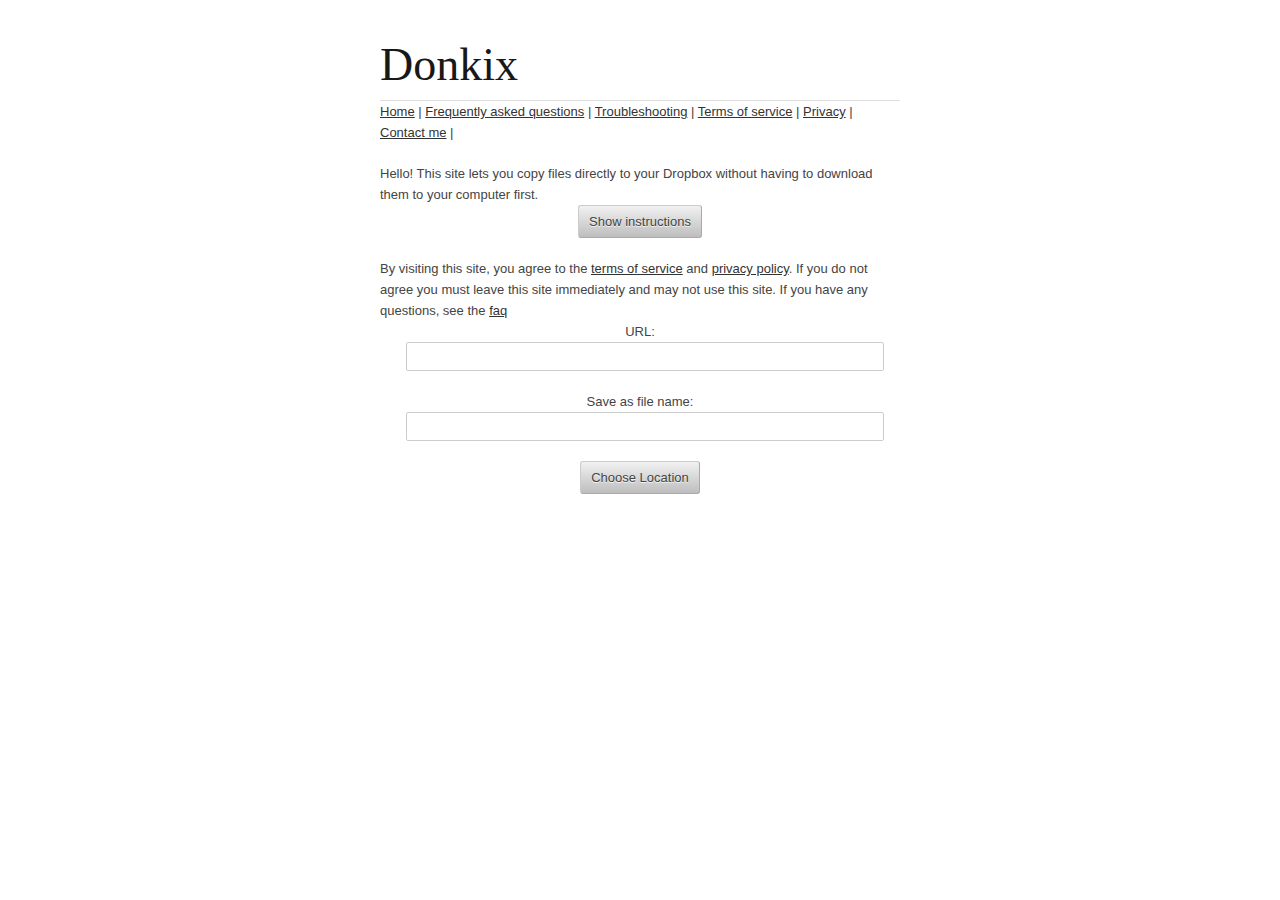
<file: index.html>
<!DOCTYPE html>
<!--[if lt IE 7 ]><html class="ie ie6" lang="en"> <![endif]-->
<!--[if IE 7 ]><html class="ie ie7" lang="en"> <![endif]-->
<!--[if IE 8 ]><html class="ie ie8" lang="en"> <![endif]-->
<!--[if (gte IE 9)|!(IE)]><!-->
<html lang="en">
<!--<![endif]-->

<head>

    <!-- Basic Page Needs
  ================================================== -->
    <meta charset="utf-8">
    <title>Donkix</title>
    <meta name="description" content="Donkix lets you copy files to your Dropbox account without having to download it to your computer first.">
    <meta name="author" content="Rahul Iyer">

    <!-- Mobile Specific Metas
  ================================================== -->
    <meta name="viewport" content="width=device-width, initial-scale=1, maximum-scale=1">

    <!-- CSS
  ================================================== -->
    <link rel="stylesheet" href="stylesheets/base.css">
    <link rel="stylesheet" href="stylesheets/skeleton.css">
    <link rel="stylesheet" href="stylesheets/layout.css">
    <link rel="stylesheet" href="stylesheets/style.css">


    <!--[if lt IE 9]>
		<script src="http://html5shim.googlecode.com/svn/trunk/html5.js"></script>
	<![endif]-->

    <!-- Favicons
	================================================== -->
    <link rel="shortcut icon" href="images/favicon.ico">
    <link rel="apple-touch-icon" href="images/apple-touch-icon.png">
    <link rel="apple-touch-icon" sizes="72x72" href="images/apple-touch-icon-72x72.png">
    <link rel="apple-touch-icon" sizes="114x114" href="images/apple-touch-icon-114x114.png">
    <script type="text/javascript" src="https://www.dropbox.com/static/api/1/dropins.js" id="dropboxjs" data-app-key="neoz1hvfvm2qrf0"></script>

    <script>
        var horseysNamespace = (function () {
            var p;
            var fileCount;
            var openSaverButton;
            var localizedStrings;

            return {
                cancelSave: function () {
                    self.close();
                },

                onLoad: function () {
                    var fullurl = document.getElementById('fullurl');
                    fullurl.setAttribute('onblur', 'horseysNamespace.checkurl()');
                    fullurl.setAttribute('onfocus', "horseysNamespace.clearTagWithId('urlerrormessage')");

                    var filename = document.getElementById('filename');
                    filename.setAttribute('onblur', 'horseysNamespace.checkfilename()');
                    filename.setAttribute('onfocus', "horseysNamespace.clearTagWithId('errormessage')");

                    /*                                                 safari.self.addEventListener("message", horseysNamespace.handleMessage, false); */
                                            var arrayOfStrings = ['URL', 'Save as filename', 'Show instructions', 'Hide instructions', 'Instructions', 'You must specify a url.', 'You must specify a file name.', 'There was an error when transferring your file:', 'defaultname.html', 'Choose Location', 'Enter the URL (eg: http://example.org/file.html) of the file you intend to download to Dropbox, where it says "URL"', 'Enter the file name, where it says "Save as file name"', 'Click on "Choose Location".', 'When the "Dropbox Saver" window opens, log into your Dropbox account (if necessary), and choose the location where you want to save the file.', 'Click "Save" in the Dropbox window', "Dropbox will download your file to your account online.  This window will show the status of your download as Dropbox attempts the transfer. If there are any errors (if you run of space etc.) they will show up here. Under normal circumstances your transfer should be successful and there is no need to keep this window open, unless you wish to monitor the status of your transfer. ", 'More information', 'Copy image to Dropbox', 'Copy linked file to Dropbox'];

						localizedStrings = new Object();
                        localizedStrings.url = arrayOfStrings[0];
                        localizedStrings.saveAsFilename = arrayOfStrings[1];
                        localizedStrings.showInstructions = arrayOfStrings[2];
                        localizedStrings.hideInstructions = arrayOfStrings[3];
                        localizedStrings.instructions = arrayOfStrings[4];
                        localizedStrings.urlTextboxErrorMessage = arrayOfStrings[5];
                        localizedStrings.filenameTextboxErrorMessage = arrayOfStrings[6];
                        localizedStrings.thereWasAnError = arrayOfStrings[7];
                        localizedStrings.defaultFileNameWithExtension = arrayOfStrings[8];
                        localizedStrings.chooseLocation = arrayOfStrings[9];
                        localizedStrings.instructions1 = arrayOfStrings[10];
                        localizedStrings.instructions2 = arrayOfStrings[11];
                        localizedStrings.instructions3 = arrayOfStrings[12];
                        localizedStrings.instructions4 = arrayOfStrings[13];
                        localizedStrings.instructions5 = arrayOfStrings[14];
                        localizedStrings.instructionsPara = arrayOfStrings[15];
                        localizedStrings.moreInfoLinkText = arrayOfStrings[16];
                        localizedStrings.saveImageToDropboxCtxMenuItem = arrayOfStrings[17];
                        localizedStrings.saveLinkedFileToDropboxCtxMenuItem = arrayOfStrings[18];
                        horseysNamespace.hideInstructions();
                    fileCount = 0;
                            var button = horseysNamespace.addButtonTo('saveButton', 'button', 'horseysNamespace.openSaver()', localizedStrings.chooseLocation);
                            openSaverButton = button;
                    /*                                                 safari.self.tab.dispatchMessage('sendStrings'); */
                },

                openSaver: function () {
                    openSaverButton.disabled = true;
                    var link = document.getElementById('fullurl').value;
                    var filename = document.getElementById('filename').value;
                    if (!filename || filename.trim() === "" || !link || link.trim() === "") {
                        openSaverButton.disabled = false;
                        horseysNamespace.checkurl();
                        horseysNamespace.checkfilename();
                        return;
                    } else {
                        var id = fileCount++;
                        var progressNode = document.createElement('table')
                        progressNode.setAttribute('id', 'transfer' + id);
                        var progress = document.getElementById('progress');
                        progress.appendChild(progressNode);

                        var options = {
                            files: [{
                                'url': link,
                                'filename': filename
                            }],
                            success: function () {
                                horseysNamespace.showSuccess(id);
                            },
                            progress: function (progress) {
                                horseysNamespace.updateProgressBar(progress, id, filename);
                            },
                            cancel: function () {},
                            error: function (errorMessage) {
                                horseysNamespace.showErrorMessage(errorMessage, id, filename);
                            }
                        };
                        Dropbox.save(options);
                    }

                    setTimeout(function () {
                        openSaverButton.disabled = false;
                    }, 1000);
                },

                clearTagWithId: function (id) {
                    var statusMessageDiv = document.getElementById(id);
                    while (statusMessageDiv.firstChild) {
                        statusMessageDiv.removeChild(statusMessageDiv.firstChild);
                    }
                },

                showErrorMessage: function (errorMessage, id, filename) {
                    var errorTd = document.getElementById('errorId' + id)
                    if (!errorTd) {
                        var errorTable = document.createElement('table');
                        var errorTr = document.createElement('tr');
                        errorTd = document.createElement('td');
                        errorTd.setAttribute('id', 'errorId' + id);
                        errorTd.setAttribute('class', 'errorId');

                        errorTable.appendChild(errorTr);
                        errorTr.appendChild(errorTd);

                        var progressNode = document.getElementById('transfer' + id);
                        progressNode.appendChild(errorTable);
                    }

                    var text = document.createTextNode(localizedStrings.thereWasAnError + ' ' + errorMessage);
                    errorTd.appendChild(text);
                },

                showSuccess: function (id) {
                    var progressDiv = document.getElementById('percent' + id);
                    if (progressDiv) {
                        progressDiv.innerHTML = '100%' + '&#x2713;';
                    }
                    var fileDiv = document.getElementById('fileid' + id);
                    if (fileDiv) {
                        fileDiv.appendChild(document.createTextNode('\u2713'));
                    }
                },

                updateProgressBar: function (progress, id, filename) {
                    var progressNode = document.getElementById('transfer' + id);
                    var sliderDiv = document.getElementById('slider' + id);
                    var progressDiv = document.getElementById('percent' + id);
                    if (!sliderDiv) {
                        var tr1 = document.createElement('tr');
                        var td0 = document.createElement('td');
                        td0.appendChild(document.createTextNode(filename));
                        td0.setAttribute('id', 'fileid' + id);
                        tr1.appendChild(td0);

                        var tr2 = document.createElement('tr');

                        var td1 = document.createElement('td');
                        td1.setAttribute('class', 'downloadStatus');
                        tr2.appendChild(td1);

                        sliderDiv = document.createElement('div');
                        sliderDiv.setAttribute('class', 'slider');
                        sliderDiv.setAttribute('id', 'slider' + id);
                        td1.appendChild(sliderDiv);

                        progressDiv = document.createElement('div');
                        progressDiv.setAttribute('class', 'percent');
                        progressDiv.setAttribute('id', 'percent' + id);
                        sliderDiv.appendChild(progressDiv);

                        progressNode.appendChild(tr1);
                        progressNode.appendChild(tr2);
                    }


                    progress = Math.round((progress * 100));
                    sliderDiv.style.width = progress + '%';
                    progressDiv.innerHTML = progress + '%';
                },

                checkfilename: function () {
                    horseysNamespace.checkTextField('filename', 'errormessage', localizedStrings.filenameTextboxErrorMessage);
                },

                checkurl: function () {
                    horseysNamespace.checkTextField('fullurl', 'urlerrormessage', localizedStrings.urlTextboxErrorMessage);
                },

                checkTextField: function (textFieldId, errorFieldId, errorMessage) {
                    var input = document.getElementById(textFieldId);
                    input.value = input.value.trim();
                    var vals = input.value;
                    if (!vals || vals === "") {
                        horseysNamespace.clearTagWithId(errorFieldId);
                        var statusMessageDiv = document.getElementById(errorFieldId);
                        var errorTextNode = document.createTextNode(errorMessage);
                        statusMessageDiv.appendChild(errorTextNode);
                    } else {
                        horseysNamespace.clearTagWithId('errormessage');
                    }
                },

                showInstructions: function () {
                    horseysNamespace.clearTagWithId('instructions');
                    horseysNamespace.clearTagWithId('instructionsButton');
                    var instructionsDiv = document.getElementById('instructions');

                    if (!p) {
                        p = document.createElement('p');
                        p.appendChild(document.createTextNode(localizedStrings.instructions));

                        var myStringArray = [localizedStrings.instructions1, localizedStrings.instructions2, localizedStrings.instructions3, localizedStrings.instructions4, localizedStrings.instructions5];
                        var ol = horseysNamespace.createOlWithArrayOfLiTexts(myStringArray);

                        p.appendChild(ol);
                        p.appendChild(document.createTextNode(localizedStrings.instructionsPara));

                        var br = document.createElement('br');
                        p.appendChild(br);
                    }

                    instructionsDiv.appendChild(p);
                    horseysNamespace.addButtonTo('instructionsButton', 'button', 'horseysNamespace.hideInstructions()', localizedStrings.hideInstructions);
                },

                createOlWithArrayOfLiTexts: function (liTexts) {
                    var ol = document.createElement('ol');
                    for (var i = 0; i < liTexts.length; i++) {
                        horseysNamespace.createLiAndAppendToOl(liTexts[i], ol)
                    }

                    return ol;
                },

                createLiAndAppendToOl: function (liText, ol) {
                    var li = horseysNamespace.createLiWithText(liText);
                    ol.appendChild(li);
                },

                createLiWithText: function (text) {
                    var li = document.createElement('li');
                    li.appendChild(document.createTextNode(text));
                    return li;
                },

                hideInstructions: function () {
                    horseysNamespace.clearTagWithId('instructions');
                    horseysNamespace.clearTagWithId('instructionsButton');
                    horseysNamespace.addButtonTo('instructionsButton', 'button', 'horseysNamespace.showInstructions()', localizedStrings.showInstructions);
                },

                addButtonTo: function (containerId, buttonType, onclickFunction, displayText) {
                    var container = document.getElementById(containerId);
                    var button = horseysNamespace.createButton(buttonType, onclickFunction, displayText);
                    container.appendChild(button);
                    return button;
                },

                createButton: function (type, onclick, displayText) {
                    var button = document.createElement('button');
                    button.setAttribute("type", type);
                    button.setAttribute("onclick", onclick);
                    var textNode = document.createTextNode(displayText);
                    button.appendChild(textNode);
                    return button;
                },
            }

        })();

        window.addEventListener('load', horseysNamespace.onLoad, false);
    </script>
</head>

<body>



    <!-- Primary Page Layout
	================================================== -->

    <!-- Delete everything in this .container and get started on your own site! -->

    <div class="container">
        <div class="sixteen columns">
            <div class="center">
            <h1 class="remove-bottom" style="margin-top: 40px">Donkix</h1>
            <hr class="remove-bottom" />
            <p>
					<a href="index.html">Home</a> | 
					<a href="faq.html">Frequently asked questions</a> | 
					<a href="faq.html#Troubleshooting">Troubleshooting</a> | 
					<a href="tos.html">Terms of service</a> | 
					<a href="privacy.html#Privacy">Privacy</a> | 
					<a href="contact.html">Contact me</a> | 
			</p>
			Hello! This site lets you copy files directly to your Dropbox without having to download them to your computer first.
                <div id="instructions"></div>
                <table>
                    <tr>
                        <td id="instructionsButton" class="rightd"></td>
                    </tr>
                </table>
                By visiting this site, you agree to the <a href="tos.html">terms of service</a> and <a href="privacy.html">privacy policy</a>. If you do not agree you must leave this site immediately and may not use this site. If you have any questions, see the <a href="faq.html">faq</a>
                <table>
                    <tr>
                        <th id='urlHeading'>URL:</th>
                    </tr>
                    <tr>
                        <td class="leftd">
                            <div class="cc">
                                <div id="urlerrormessage"></div>
                                <input id="fullurl" type="text" name="fullurl" />
                            </div>
                        </td>
                    </tr>
                </table>
                <table>
                    <tr>
                        <th id='saveAsFilename'>Save as file name:</th>
                    </tr>
                    <tr>
                        <td class="leftd">
                            <div class="cc">
                                <div id="errormessage"></div>
                                <input id="filename" type="text" name="filename" />
                            </div>
                        </td>
                    </tr>
                </table>
                <table>
                    <tr>
                        <td id="saveButton" class="rightd"></td>
                    </tr>
                </table>
                <table id="progress"></table>
            </div>
        </div>

    </div>
    <!-- container -->


    <!-- End Document
================================================== -->
</body>

</html>
</file>
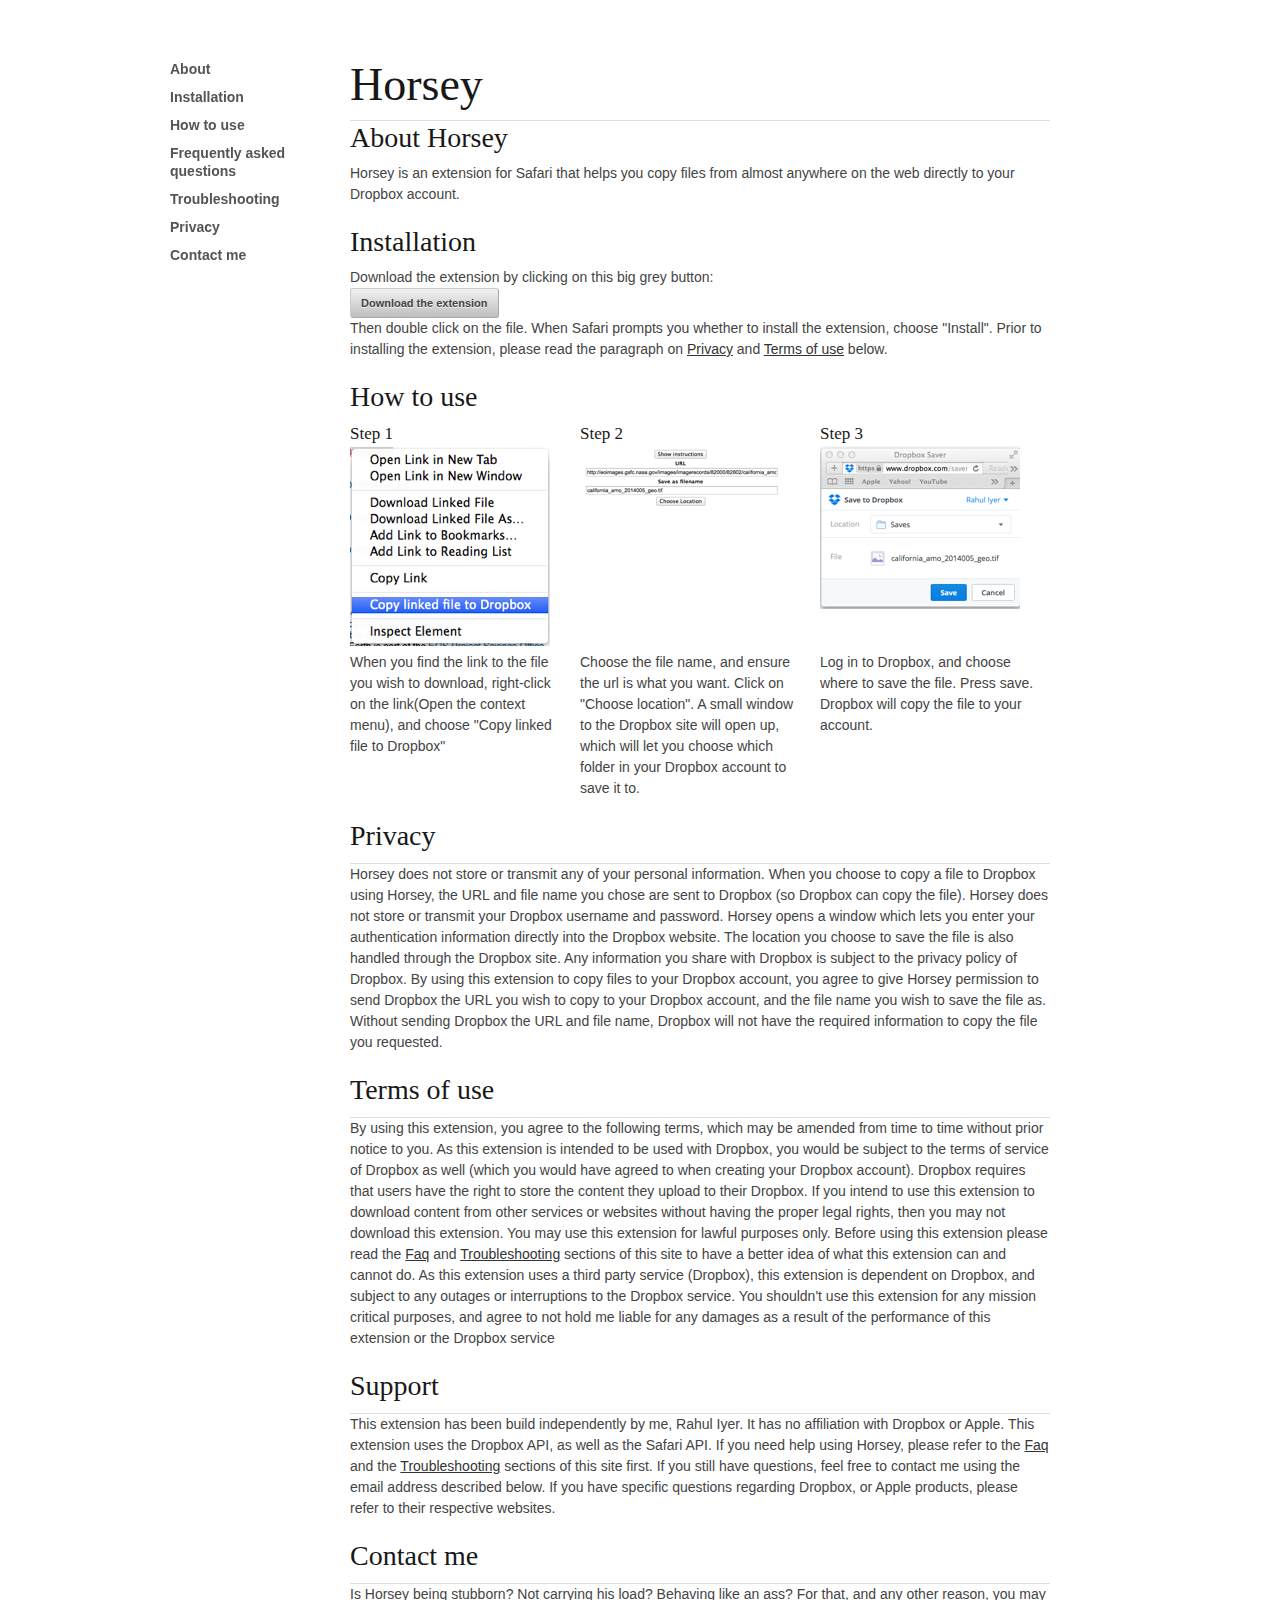
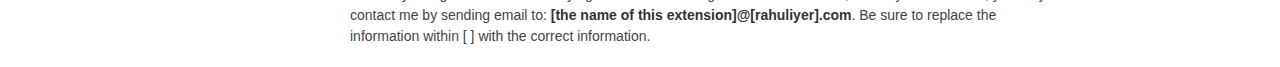
<file: horsey/index.html>
<!DOCTYPE html>
<html>
<head>

	<!-- Basic Page Needs
  ================================================== -->
	<meta charset="utf-8">
	<title>Horsey</title>
	<meta name="description" content="This is the home page of Horsey, an extension for Safari, that lets you copy files on the web directly to your Dropbox account.">
	<meta name="author" content="Rahul Iyer">

	<!-- Mobile Specific Metas
  ================================================== -->
	<meta name="viewport" content="width=device-width, initial-scale=1, maximum-scale=1">

	<!-- CSS
  ================================================== -->
	<link rel="stylesheet" href="../stylesheets/base.css">
	<link rel="stylesheet" href="../stylesheets/skeleton.css">
	<link rel="stylesheet" href="../stylesheets/layout.css">
	<link rel="stylesheet" href="stylesheets/horsey.css">


	<!--[if lt IE 9]>
		<script src="http://html5shim.googlecode.com/svn/trunk/html5.js"></script>
	<![endif]-->

	<!-- Favicons
	================================================== -->
	<link rel="shortcut icon" href="images/favicon.ico">
	<link rel="apple-touch-icon" href="images/apple-touch-icon.png">
	<link rel="apple-touch-icon" sizes="72x72" href="images/apple-touch-icon-72x72.png">
	<link rel="apple-touch-icon" sizes="114x114" href="images/apple-touch-icon-114x114.png">
</head>
<body>



	<!-- Primary Page Layout
	================================================== -->

	<!-- Delete everything in this .container and get started on your own site! -->

	<div class="container">
		<div class="three columns sidebar">
			<nav>
				<ul>
					<li><a href="index.html#About">About</a></li>
					<li><a href="index.html#Installation">Installation</a></li>
					<li><a href="index.html#HowToUse">How to use</a></li>
					<li><a href="faq.html#Faq">Frequently asked questions</a></li>
					<li><a href="troubleshooting.html#Troubleshooting">Troubleshooting</a></li>
					<li><a href="index.html#Privacy">Privacy</a></li>
					<li><a href="index.html#Contact%20me">Contact me</a></li>
				</ul>
			</nav>
		</div>
		<div class="twelve columns offset-by-three">
			<h1 class="remove-bottom" >Horsey</h1>
			<hr class="remove-bottom"/>
			<p class="hiddenNav">
					<a href="index.html#About">About</a> | 
					<a href="index.html#Installation">Installation</a> | 
					<a href="index.html#HowToUse">How to use</a> | 
					<a href="faq.html#Faq">Frequently asked questions</a> | 
					<a href="troubleshooting.html#Troubleshooting">Troubleshooting</a> | 
					<a href="index.html#Privacy">Privacy</a> | 
					<a href="index.html#Contact%20me">Contact me</a> | 
			</p>
			<h3 id="About">About Horsey</h3>
			<p >Horsey is an extension for Safari that helps you copy files from almost anywhere on the web directly to your Dropbox account.</p>
			
			<h3 id="Installation">Installation</h3>
			<p> Download the extension by clicking on this big grey button:<br/><a href="https://bitbucket.org/rahuliyer/horsey/raw/master/downloads/horsey.safariextz" class="button remove-bottom">Download the extension</a><br/> Then double click on the file. When Safari prompts you whether to install the extension, choose "Install". Prior to installing the extension, please read the paragraph on <a href="#Privacy">Privacy</a> and <a href="#Notice">Terms of use</a> below.</p>
			<h3 id="HowToUse">How to use</h3>
			<div class="row clearfix remove-bottom">
				<div class="four columns alpha remove-bottom">
					<h5>Step 1</h5>
					<img src="images/contextmenu.png" alt="Context menu"/>
					<p>When you find the link to the file you wish to download, right-click on the link(Open the context menu), and choose "Copy linked file to Dropbox"</p>
				</div>
				<div class="four columns alpha remove-bottom">
					<h5>Step 2</h5>
					<img src="images/chooselocation.png" alt="Choose file name and verify URL"/>
					<p>Choose the file name, and ensure the url is what you want. Click on "Choose location". A small window to the Dropbox site will open up, which will let you choose which folder in your Dropbox account to save it to.</p>
				</div>
				<div class="four columns omega remove-bottom">
					<h5>Step 3</h5>
					<img src="images/saver.png" alt="Choose location and save file"/>
					<p>Log in to Dropbox, and choose where to save the file. Press save. Dropbox will copy the file to your account.</p>
				</div>
			</div>
			
			<h3 class="remove-bottom" id="Privacy">Privacy</h3>
			<hr class="remove-bottom"/>
			<p>Horsey does not store or transmit any of your personal information. When you choose to copy a file to Dropbox using Horsey, the URL and file name you chose are sent to Dropbox (so Dropbox can copy the file). Horsey does not store or transmit your Dropbox username and password. Horsey opens a window which lets you enter your authentication information directly into the Dropbox website. The location you choose to save the file is also handled through the Dropbox site. Any information you share with Dropbox is subject to the privacy policy of Dropbox. By using this extension to copy files to your Dropbox account, you agree to give Horsey permission to send Dropbox the URL you wish to copy to your Dropbox account, and the file name you wish to save the file as. Without sending Dropbox the URL and file name, Dropbox will not have the required information to copy the file you requested.</p>
			
			<h3 id="Notice">Terms of use</h3>
			<hr class="remove-bottom"/>
			<p>By using this extension, you agree to the following terms, which may be amended from time to time without prior notice to you. As this extension is intended to be used with Dropbox, you would be subject to the terms of service of Dropbox as well (which you would have agreed to when creating your Dropbox account). Dropbox requires that users have the right to store the content they upload to their Dropbox. If you intend to use this extension to download content from other services or websites without having the proper legal rights, then you may not download this extension. You may use this extension for lawful purposes only. Before using this extension please read the <a href="faq.html">Faq</a> and <a href="troubleshooting.html">Troubleshooting</a> sections of this site to have a better idea of what this extension can and cannot do. As this extension uses a third party service (Dropbox), this extension is dependent on Dropbox, and subject to any outages or interruptions to the Dropbox service. You shouldn't use this extension for any mission critical purposes, and agree to not hold me liable for any damages as a result of the performance of this extension or the Dropbox service</p>
			
			<h3>Support</h3>
			<hr class="remove-bottom"/>
			<p>This extension has been build independently by me, Rahul Iyer. It has no affiliation with Dropbox or Apple. This extension uses the Dropbox API, as well as the Safari API. If you need help using Horsey, please refer to the <a href="faq.html">Faq</a> and the <a href="troubleshooting.html">Troubleshooting</a> sections of this site first. If you still have questions, feel free to contact me using the email address described below. If you have specific questions regarding Dropbox, or Apple products, please refer to their respective websites.</p>
	
			<h3 id="Contact%20me">Contact me</h3>
			<hr class="remove-bottom"/>
			<p>Is Horsey being stubborn? Not carrying his load? Behaving like an ass? For that, and any other reason, you may contact me by sending email to: <strong>[the name of this extension]@[rahuliyer].com</strong>. Be sure to replace the information within [ ] with the correct information. </p>
		</div>
	</div><!-- container -->


<!-- End Document
================================================== -->
</body>
</html>
</file>
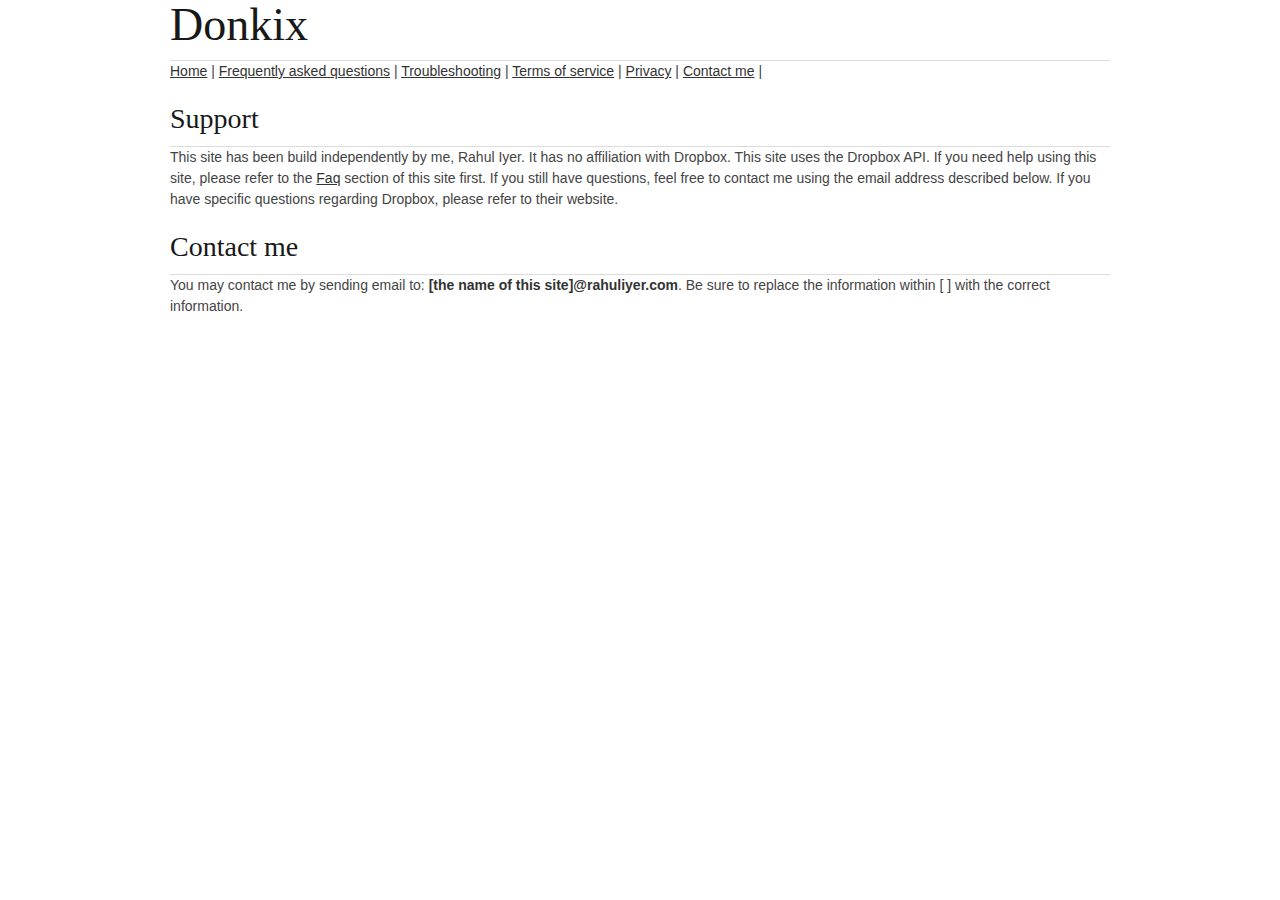
<file: contact.html>
<!DOCTYPE html>
<html>
<head>

	<!-- Basic Page Needs
  ================================================== -->
	<meta charset="utf-8">
	<title>Donkix</title>
	<meta name="description" content="This is the privacy page of Donkix, a site that lets you copy files on the web directly to your Dropbox account.">
	<meta name="author" content="Rahul Iyer">

	<!-- Mobile Specific Metas
  ================================================== -->
	<meta name="viewport" content="width=device-width, initial-scale=1, maximum-scale=1">

	<!-- CSS
  ================================================== -->
	<link rel="stylesheet" href="stylesheets/base.css">
	<link rel="stylesheet" href="stylesheets/skeleton.css">
	<link rel="stylesheet" href="stylesheets/layout.css">

	<!--[if lt IE 9]>
		<script src="http://html5shim.googlecode.com/svn/trunk/html5.js"></script>
	<![endif]-->

	<!-- Favicons
	================================================== -->
	<link rel="shortcut icon" href="images/favicon.ico">
	<link rel="apple-touch-icon" href="images/apple-touch-icon.png">
	<link rel="apple-touch-icon" sizes="72x72" href="images/apple-touch-icon-72x72.png">
	<link rel="apple-touch-icon" sizes="114x114" href="images/apple-touch-icon-114x114.png">
</head>
<body>



	<!-- Primary Page Layout
	================================================== -->

	<!-- Delete everything in this .container and get started on your own site! -->

	<div class="container">

		<div class="sixteen columns ">
			<h1 class="remove-bottom" >Donkix</h1>
			<hr class="remove-bottom"/>
			<p>
					<a href="index.html">Home</a> | 
					<a href="faq.html">Frequently asked questions</a> | 
					<a href="faq.html#Troubleshooting">Troubleshooting</a> | 
					<a href="tos.html">Terms of service</a> | 
					<a href="privacy.html#Privacy">Privacy</a> | 
					<a href="contact.html">Contact me</a> | 
			</p>
			<h3>Support</h3>
			<hr class="remove-bottom"/>
			<p>This site has been build independently by me, Rahul Iyer. It has no affiliation with Dropbox. This site uses the Dropbox API. If you need help using this site, please refer to the <a href="faq.html">Faq</a> section of this site first. If you still have questions, feel free to contact me using the email address described below. If you have specific questions regarding Dropbox, please refer to their website.</p>
	
			<h3 id="Contact%20me">Contact me</h3>
			<hr class="remove-bottom"/>
			<p>You may contact me by sending email to: <strong>[the name of this site]@rahuliyer.com</strong>. Be sure to replace the information within [ ] with the correct information. </p>
		</div>
	</div><!-- container -->


<!-- End Document
================================================== -->
</body>
</html>
</file>
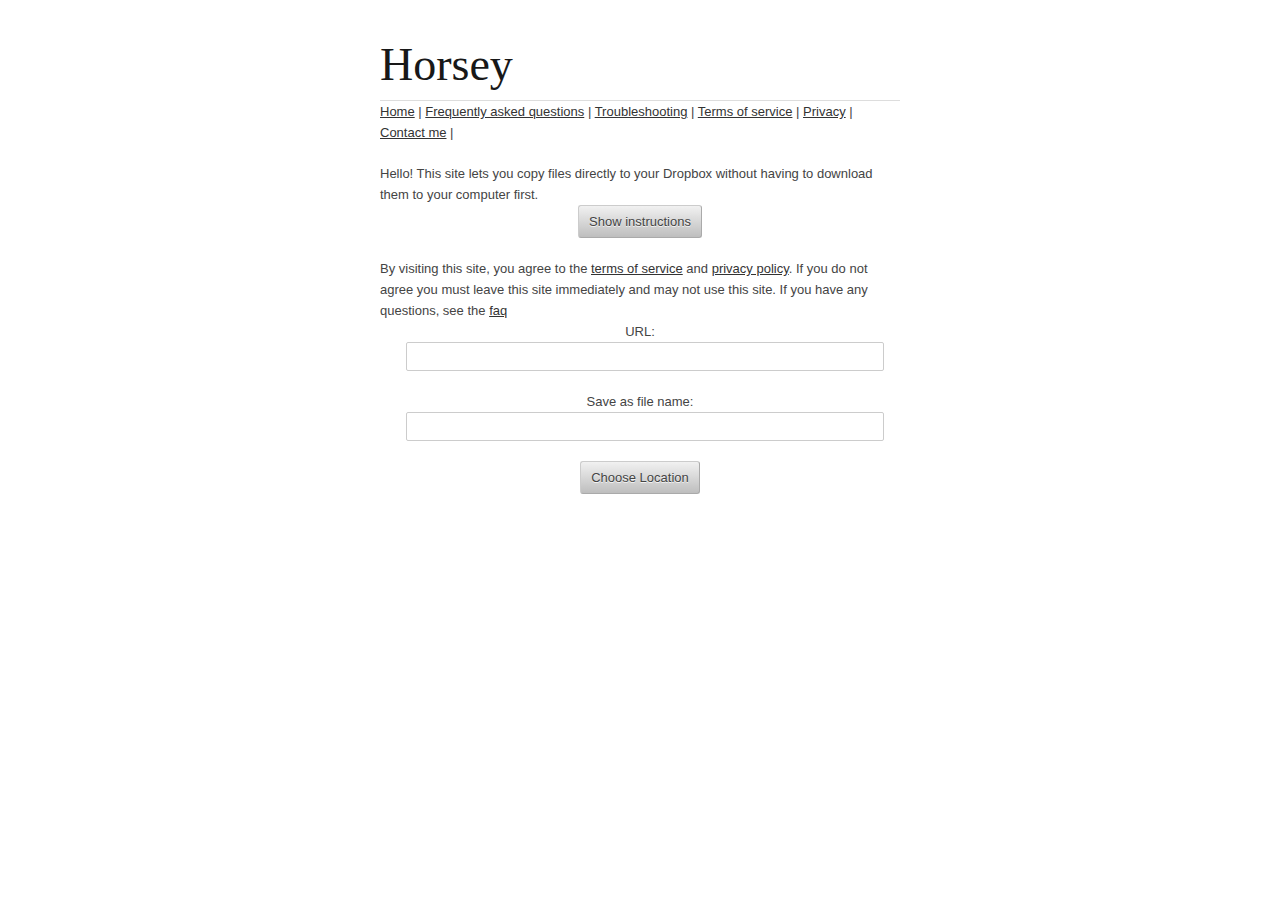
<file: hry.html>
<!DOCTYPE html>
<!--[if lt IE 7 ]><html class="ie ie6" lang="en"> <![endif]-->
<!--[if IE 7 ]><html class="ie ie7" lang="en"> <![endif]-->
<!--[if IE 8 ]><html class="ie ie8" lang="en"> <![endif]-->
<!--[if (gte IE 9)|!(IE)]><!-->
<html lang="en">
<!--<![endif]-->

<head>

    <!-- Basic Page Needs
  ================================================== -->
    <meta charset="utf-8">
    <title>Horsey</title>
    <meta name="description" content="Horsey lets you copy files to your Dropbox account without having to download it to your computer first.">
    <meta name="author" content="Rahul Iyer">

    <!-- Mobile Specific Metas
  ================================================== -->
    <meta name="viewport" content="width=device-width, initial-scale=1, maximum-scale=1">

    <!-- CSS
  ================================================== -->
    <link rel="stylesheet" href="stylesheets/base.css">
    <link rel="stylesheet" href="stylesheets/skeleton.css">
    <link rel="stylesheet" href="stylesheets/layout.css">
    <link rel="stylesheet" href="stylesheets/style.css">


    <!--[if lt IE 9]>
		<script src="http://html5shim.googlecode.com/svn/trunk/html5.js"></script>
	<![endif]-->

    <!-- Favicons
	================================================== -->
    <link rel="shortcut icon" href="images/favicon.ico">
    <link rel="apple-touch-icon" href="images/apple-touch-icon.png">
    <link rel="apple-touch-icon" sizes="72x72" href="images/apple-touch-icon-72x72.png">
    <link rel="apple-touch-icon" sizes="114x114" href="images/apple-touch-icon-114x114.png">
    <script type="text/javascript" src="https://www.dropbox.com/static/api/1/dropins.js" id="dropboxjs" data-app-key="neoz1hvfvm2qrf0"></script>

    <script>
        var horseysNamespace = (function () {
            var p;
            var fileCount;
            var openSaverButton;
            var localizedStrings;

            return {
                cancelSave: function () {
                    self.close();
                },

                onLoad: function () {
                    var fullurl = document.getElementById('fullurl');
                    fullurl.setAttribute('onblur', 'horseysNamespace.checkurl()');
                    fullurl.setAttribute('onfocus', "horseysNamespace.clearTagWithId('urlerrormessage')");

                    var filename = document.getElementById('filename');
                    filename.setAttribute('onblur', 'horseysNamespace.checkfilename()');
                    filename.setAttribute('onfocus', "horseysNamespace.clearTagWithId('errormessage')");

                    /*                                                 safari.self.addEventListener("message", horseysNamespace.handleMessage, false); */
                                            var arrayOfStrings = ['URL', 'Save as filename', 'Show instructions', 'Hide instructions', 'Instructions', 'You must specify a url.', 'You must specify a file name.', 'There was an error when transferring your file:', 'defaultname.html', 'Choose Location', 'Enter the URL (eg: http://example.org/file.html) of the file you intend to download to Dropbox, where it says "URL"', 'Enter the file name, where it says "Save as file name"', 'Click on "Choose Location".', 'When the "Dropbox Saver" window opens, log into your Dropbox account (if necessary), and choose the location where you want to save the file.', 'Click "Save" in the Dropbox window', "Dropbox will download your file to your account online.  This window will show the status of your download as Dropbox attempts the transfer. If there are any errors (if you run of space etc.) they will show up here. Under normal circumstances your transfer should be successful and there is no need to keep this window open, unless you wish to monitor the status of your transfer. ", 'More information', 'Copy image to Dropbox', 'Copy linked file to Dropbox'];

						localizedStrings = new Object();
                        localizedStrings.url = arrayOfStrings[0];
                        localizedStrings.saveAsFilename = arrayOfStrings[1];
                        localizedStrings.showInstructions = arrayOfStrings[2];
                        localizedStrings.hideInstructions = arrayOfStrings[3];
                        localizedStrings.instructions = arrayOfStrings[4];
                        localizedStrings.urlTextboxErrorMessage = arrayOfStrings[5];
                        localizedStrings.filenameTextboxErrorMessage = arrayOfStrings[6];
                        localizedStrings.thereWasAnError = arrayOfStrings[7];
                        localizedStrings.defaultFileNameWithExtension = arrayOfStrings[8];
                        localizedStrings.chooseLocation = arrayOfStrings[9];
                        localizedStrings.instructions1 = arrayOfStrings[10];
                        localizedStrings.instructions2 = arrayOfStrings[11];
                        localizedStrings.instructions3 = arrayOfStrings[12];
                        localizedStrings.instructions4 = arrayOfStrings[13];
                        localizedStrings.instructions5 = arrayOfStrings[14];
                        localizedStrings.instructionsPara = arrayOfStrings[15];
                        localizedStrings.moreInfoLinkText = arrayOfStrings[16];
                        localizedStrings.saveImageToDropboxCtxMenuItem = arrayOfStrings[17];
                        localizedStrings.saveLinkedFileToDropboxCtxMenuItem = arrayOfStrings[18];
                        horseysNamespace.hideInstructions();
                    fileCount = 0;
                            var button = horseysNamespace.addButtonTo('saveButton', 'button', 'horseysNamespace.openSaver()', localizedStrings.chooseLocation);
                            openSaverButton = button;
					var urly = horseysNamespace.getParameterByName('url');
					if(urly){
						fullurl.value = urly;
						var filey = urly.substring(urly.lastIndexOf('/') + 1);
						filename.value = filey;
					}
                },

                openSaver: function () {
                    openSaverButton.disabled = true;
                    var link = document.getElementById('fullurl').value;
                    var filename = document.getElementById('filename').value;
                    if (!filename || filename.trim() === "" || !link || link.trim() === "") {
                        openSaverButton.disabled = false;
                        horseysNamespace.checkurl();
                        horseysNamespace.checkfilename();
                        return;
                    } else {
                        var id = fileCount++;
                        var progressNode = document.createElement('table')
                        progressNode.setAttribute('id', 'transfer' + id);
                        var progress = document.getElementById('progress');
                        progress.appendChild(progressNode);

                        var options = {
                            files: [{
                                'url': link,
                                'filename': filename
                            }],
                            success: function () {
                                horseysNamespace.showSuccess(id);
                            },
                            progress: function (progress) {
                                horseysNamespace.updateProgressBar(progress, id, filename);
                            },
                            cancel: function () {},
                            error: function (errorMessage) {
                                horseysNamespace.showErrorMessage(errorMessage, id, filename);
                            }
                        };
                        Dropbox.save(options);
                    }

                    setTimeout(function () {
                        openSaverButton.disabled = false;
                    }, 1000);
                },

                clearTagWithId: function (id) {
                    var statusMessageDiv = document.getElementById(id);
                    while (statusMessageDiv.firstChild) {
                        statusMessageDiv.removeChild(statusMessageDiv.firstChild);
                    }
                },

                showErrorMessage: function (errorMessage, id, filename) {
                    var errorTd = document.getElementById('errorId' + id)
                    if (!errorTd) {
                        var errorTable = document.createElement('table');
                        var errorTr = document.createElement('tr');
                        errorTd = document.createElement('td');
                        errorTd.setAttribute('id', 'errorId' + id);
                        errorTd.setAttribute('class', 'errorId');

                        errorTable.appendChild(errorTr);
                        errorTr.appendChild(errorTd);

                        var progressNode = document.getElementById('transfer' + id);
                        progressNode.appendChild(errorTable);
                    }

                    var text = document.createTextNode(localizedStrings.thereWasAnError + ' ' + errorMessage);
                    errorTd.appendChild(text);
                },

                showSuccess: function (id) {
                    var progressDiv = document.getElementById('percent' + id);
                    if (progressDiv) {
                        progressDiv.innerHTML = '100%' + '&#x2713;';
                    }
                    var fileDiv = document.getElementById('fileid' + id);
                    if (fileDiv) {
                        fileDiv.appendChild(document.createTextNode('\u2713'));
                    }
                },

                updateProgressBar: function (progress, id, filename) {
                    var progressNode = document.getElementById('transfer' + id);
                    var sliderDiv = document.getElementById('slider' + id);
                    var progressDiv = document.getElementById('percent' + id);
                    if (!sliderDiv) {
                        var tr1 = document.createElement('tr');
                        var td0 = document.createElement('td');
                        td0.appendChild(document.createTextNode(filename));
                        td0.setAttribute('id', 'fileid' + id);
                        tr1.appendChild(td0);

                        var tr2 = document.createElement('tr');

                        var td1 = document.createElement('td');
                        td1.setAttribute('class', 'downloadStatus');
                        tr2.appendChild(td1);

                        sliderDiv = document.createElement('div');
                        sliderDiv.setAttribute('class', 'slider');
                        sliderDiv.setAttribute('id', 'slider' + id);
                        td1.appendChild(sliderDiv);

                        progressDiv = document.createElement('div');
                        progressDiv.setAttribute('class', 'percent');
                        progressDiv.setAttribute('id', 'percent' + id);
                        sliderDiv.appendChild(progressDiv);

                        progressNode.appendChild(tr1);
                        progressNode.appendChild(tr2);
                    }


                    progress = Math.round((progress * 100));
                    sliderDiv.style.width = progress + '%';
                    progressDiv.innerHTML = progress + '%';
                },

                checkfilename: function () {
                    horseysNamespace.checkTextField('filename', 'errormessage', localizedStrings.filenameTextboxErrorMessage);
                },

                checkurl: function () {
                    horseysNamespace.checkTextField('fullurl', 'urlerrormessage', localizedStrings.urlTextboxErrorMessage);
                },

                checkTextField: function (textFieldId, errorFieldId, errorMessage) {
                    var input = document.getElementById(textFieldId);
                    input.value = input.value.trim();
                    var vals = input.value;
                    if (!vals || vals === "") {
                        horseysNamespace.clearTagWithId(errorFieldId);
                        var statusMessageDiv = document.getElementById(errorFieldId);
                        var errorTextNode = document.createTextNode(errorMessage);
                        statusMessageDiv.appendChild(errorTextNode);
                    } else {
                        horseysNamespace.clearTagWithId('errormessage');
                    }
                },

                showInstructions: function () {
                    horseysNamespace.clearTagWithId('instructions');
                    horseysNamespace.clearTagWithId('instructionsButton');
                    var instructionsDiv = document.getElementById('instructions');

                    if (!p) {
                        p = document.createElement('p');
                        p.appendChild(document.createTextNode(localizedStrings.instructions));

                        var myStringArray = [localizedStrings.instructions1, localizedStrings.instructions2, localizedStrings.instructions3, localizedStrings.instructions4, localizedStrings.instructions5];
                        var ol = horseysNamespace.createOlWithArrayOfLiTexts(myStringArray);

                        p.appendChild(ol);
                        p.appendChild(document.createTextNode(localizedStrings.instructionsPara));

                        var br = document.createElement('br');
                        p.appendChild(br);
                    }

                    instructionsDiv.appendChild(p);
                    horseysNamespace.addButtonTo('instructionsButton', 'button', 'horseysNamespace.hideInstructions()', localizedStrings.hideInstructions);
                },

                createOlWithArrayOfLiTexts: function (liTexts) {
                    var ol = document.createElement('ol');
                    for (var i = 0; i < liTexts.length; i++) {
                        horseysNamespace.createLiAndAppendToOl(liTexts[i], ol)
                    }

                    return ol;
                },

                createLiAndAppendToOl: function (liText, ol) {
                    var li = horseysNamespace.createLiWithText(liText);
                    ol.appendChild(li);
                },

                createLiWithText: function (text) {
                    var li = document.createElement('li');
                    li.appendChild(document.createTextNode(text));
                    return li;
                },

                hideInstructions: function () {
                    horseysNamespace.clearTagWithId('instructions');
                    horseysNamespace.clearTagWithId('instructionsButton');
                    horseysNamespace.addButtonTo('instructionsButton', 'button', 'horseysNamespace.showInstructions()', localizedStrings.showInstructions);
                },

                addButtonTo: function (containerId, buttonType, onclickFunction, displayText) {
                    var container = document.getElementById(containerId);
                    var button = horseysNamespace.createButton(buttonType, onclickFunction, displayText);
                    container.appendChild(button);
                    return button;
                },

                createButton: function (type, onclick, displayText) {
                    var button = document.createElement('button');
                    button.setAttribute("type", type);
                    button.setAttribute("onclick", onclick);
                    var textNode = document.createTextNode(displayText);
                    button.appendChild(textNode);
                    return button;
                },
                
                getParameterByName: function (name) {
				    name = name.replace(/[\[]/, "\\[").replace(/[\]]/, "\\]");
				    var regex = new RegExp("[\\?&]" + name + "=([^&#]*)"),
				        results = regex.exec(location.search);
				    return results === null ? "" : decodeURIComponent(results[1].replace(/\+/g, " "));
				}
            }

        })();

        window.addEventListener('load', horseysNamespace.onLoad, false);
    </script>
</head>

<body>



    <!-- Primary Page Layout
	================================================== -->

    <!-- Delete everything in this .container and get started on your own site! -->

    <div class="container">
        <div class="sixteen columns">
            <div class="center">
            <h1 class="remove-bottom" style="margin-top: 40px">Horsey</h1>
            <hr class="remove-bottom" />
            <p>
					<a href="index.html">Home</a> | 
					<a href="faq.html">Frequently asked questions</a> | 
					<a href="faq.html#Troubleshooting">Troubleshooting</a> | 
					<a href="tos.html">Terms of service</a> | 
					<a href="privacy.html#Privacy">Privacy</a> | 
					<a href="contact.html">Contact me</a> | 
			</p>
			Hello! This site lets you copy files directly to your Dropbox without having to download them to your computer first.
                <div id="instructions"></div>
                <table>
                    <tr>
                        <td id="instructionsButton" class="rightd"></td>
                    </tr>
                </table>
                By visiting this site, you agree to the <a href="tos.html">terms of service</a> and <a href="privacy.html">privacy policy</a>. If you do not agree you must leave this site immediately and may not use this site. If you have any questions, see the <a href="faq.html">faq</a>
                <table>
                    <tr>
                        <th id='urlHeading'>URL:</th>
                    </tr>
                    <tr>
                        <td class="leftd">
                            <div class="cc">
                                <div id="urlerrormessage"></div>
                                <input id="fullurl" type="text" name="fullurl" />
                            </div>
                        </td>
                    </tr>
                </table>
                <table>
                    <tr>
                        <th id='saveAsFilename'>Save as file name:</th>
                    </tr>
                    <tr>
                        <td class="leftd">
                            <div class="cc">
                                <div id="errormessage"></div>
                                <input id="filename" type="text" name="filename" />
                            </div>
                        </td>
                    </tr>
                </table>
                <table>
                    <tr>
                        <td id="saveButton" class="rightd"></td>
                    </tr>
                </table>
                <table id="progress"></table>
            </div>
        </div>

    </div>
    <!-- container -->


    <!-- End Document
================================================== -->
</body>

</html>
</file>
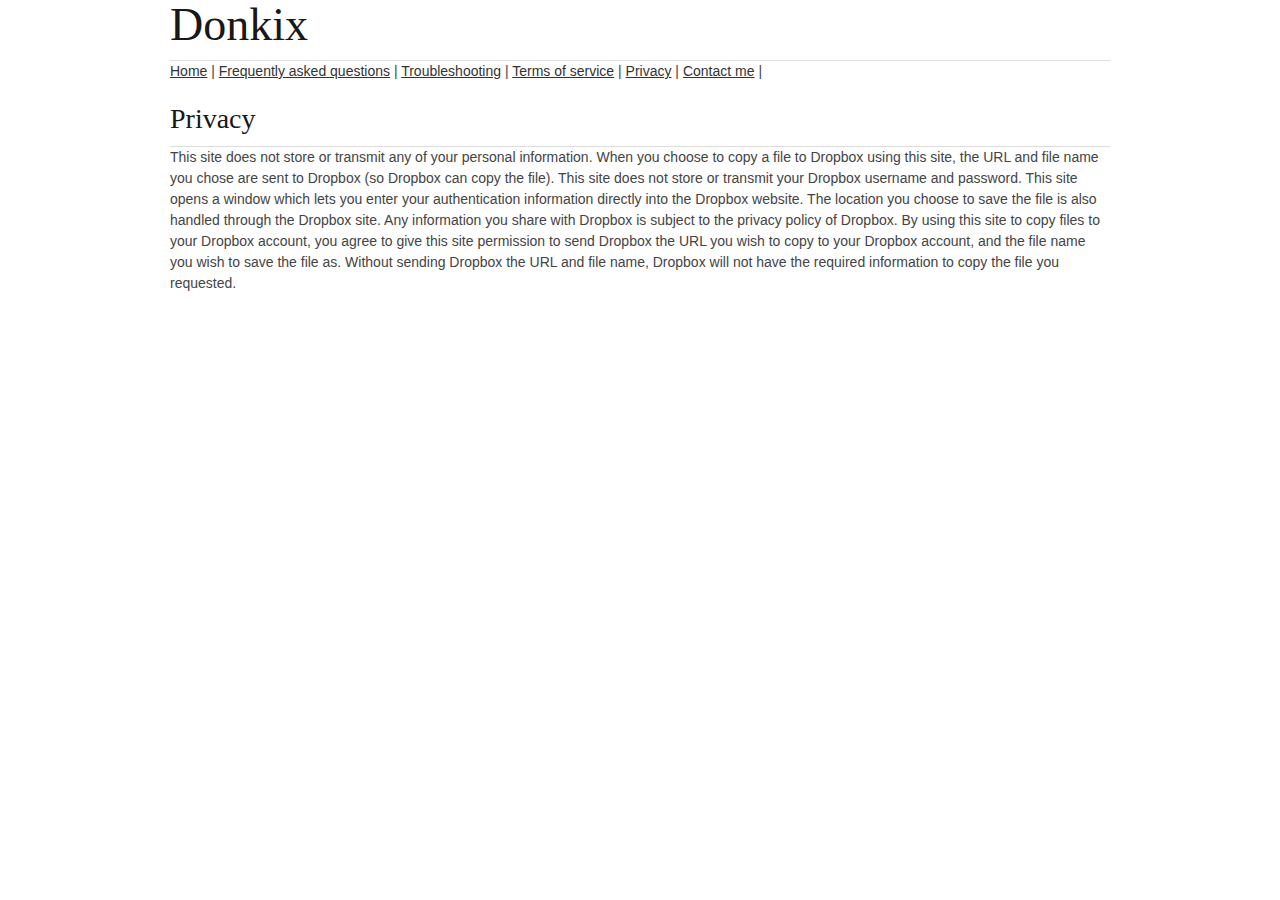
<file: privacy.html>
<!DOCTYPE html>
<html>
<head>

	<!-- Basic Page Needs
  ================================================== -->
	<meta charset="utf-8">
	<title>Donkix</title>
	<meta name="description" content="This is the privacy page of Donkix, a site that lets you copy files on the web directly to your Dropbox account.">
	<meta name="author" content="Rahul Iyer">

	<!-- Mobile Specific Metas
  ================================================== -->
	<meta name="viewport" content="width=device-width, initial-scale=1, maximum-scale=1">

	<!-- CSS
  ================================================== -->
	<link rel="stylesheet" href="stylesheets/base.css">
	<link rel="stylesheet" href="stylesheets/skeleton.css">
	<link rel="stylesheet" href="stylesheets/layout.css">

	<!--[if lt IE 9]>
		<script src="http://html5shim.googlecode.com/svn/trunk/html5.js"></script>
	<![endif]-->

	<!-- Favicons
	================================================== -->
	<link rel="shortcut icon" href="images/favicon.ico">
	<link rel="apple-touch-icon" href="images/apple-touch-icon.png">
	<link rel="apple-touch-icon" sizes="72x72" href="images/apple-touch-icon-72x72.png">
	<link rel="apple-touch-icon" sizes="114x114" href="images/apple-touch-icon-114x114.png">
</head>
<body>



	<!-- Primary Page Layout
	================================================== -->

	<!-- Delete everything in this .container and get started on your own site! -->

	<div class="container">

		<div class="sixteen columns ">
			<h1 class="remove-bottom" >Donkix</h1>
			<hr class="remove-bottom"/>
			<p>
					<a href="index.html">Home</a> | 
					<a href="faq.html">Frequently asked questions</a> | 
					<a href="faq.html#Troubleshooting">Troubleshooting</a> | 
					<a href="tos.html">Terms of service</a> | 
					<a href="privacy.html#Privacy">Privacy</a> | 
					<a href="contact.html">Contact me</a> | 
			</p>
			
			<h3 class="remove-bottom" id="Privacy">Privacy</h3>
			<hr class="remove-bottom"/>
			<p>This site does not store or transmit any of your personal information. When you choose to copy a file to Dropbox using this site, the URL and file name you chose are sent to Dropbox (so Dropbox can copy the file). This site does not store or transmit your Dropbox username and password. This site opens a window which lets you enter your authentication information directly into the Dropbox website. The location you choose to save the file is also handled through the Dropbox site. Any information you share with Dropbox is subject to the privacy policy of Dropbox. By using this site to copy files to your Dropbox account, you agree to give this site permission to send Dropbox the URL you wish to copy to your Dropbox account, and the file name you wish to save the file as. Without sending Dropbox the URL and file name, Dropbox will not have the required information to copy the file you requested.</p>
			
		</div>
	</div><!-- container -->


<!-- End Document
================================================== -->
</body>
</html>
</file>
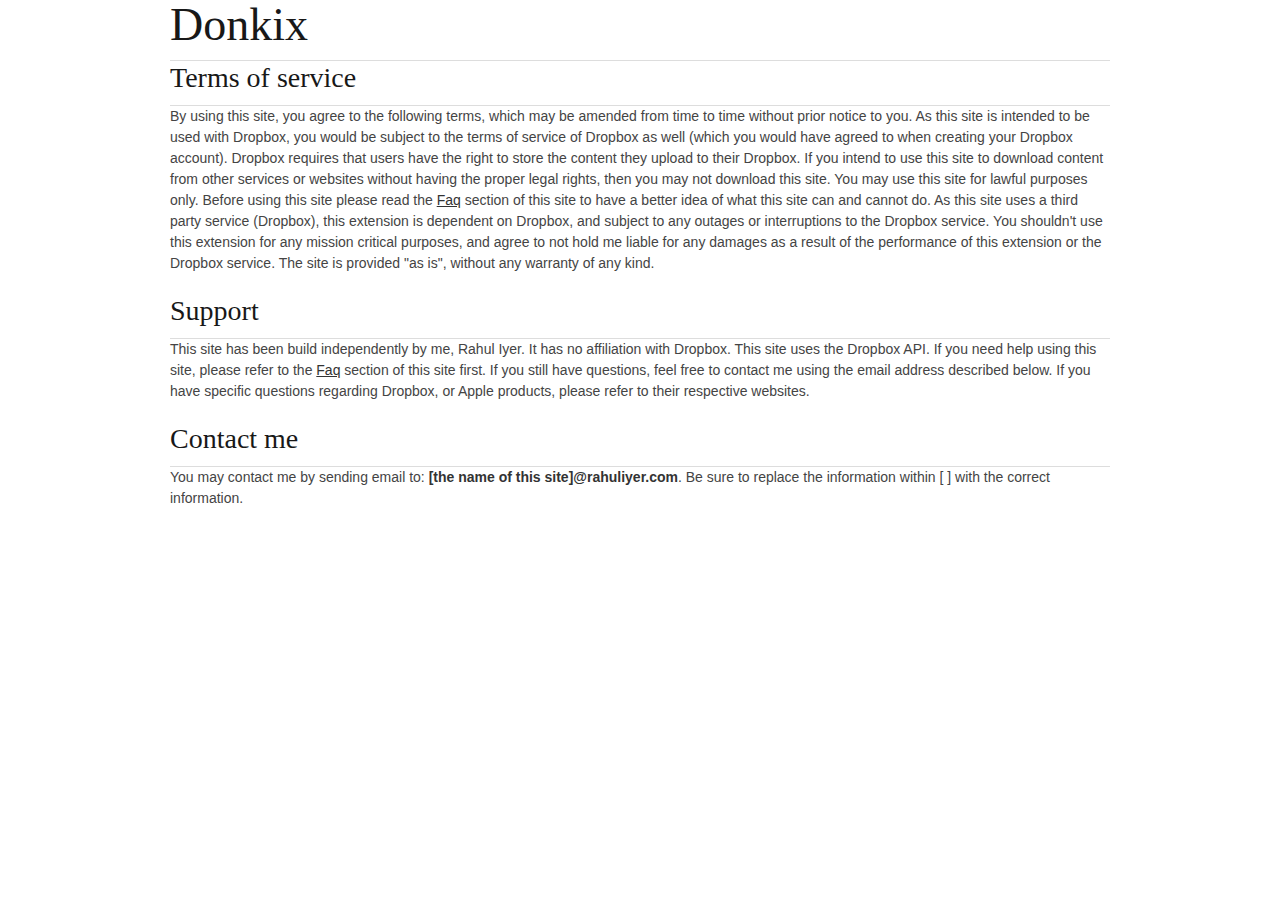
<file: tos.html>
<!DOCTYPE html>
<html>
<head>

	<!-- Basic Page Needs
  ================================================== -->
	<meta charset="utf-8">
	<title>Donkix</title>
	<meta name="description" content="This is the terms of service page of Donkix, a site that lets you copy files on the web directly to your Dropbox account.">
	<meta name="author" content="Rahul Iyer">

	<!-- Mobile Specific Metas
  ================================================== -->
	<meta name="viewport" content="width=device-width, initial-scale=1, maximum-scale=1">

	<!-- CSS
  ================================================== -->
	<link rel="stylesheet" href="stylesheets/base.css">
	<link rel="stylesheet" href="stylesheets/skeleton.css">
	<link rel="stylesheet" href="stylesheets/layout.css">

	<!--[if lt IE 9]>
		<script src="http://html5shim.googlecode.com/svn/trunk/html5.js"></script>
	<![endif]-->

	<!-- Favicons
	================================================== -->
	<link rel="shortcut icon" href="images/favicon.ico">
	<link rel="apple-touch-icon" href="images/apple-touch-icon.png">
	<link rel="apple-touch-icon" sizes="72x72" href="images/apple-touch-icon-72x72.png">
	<link rel="apple-touch-icon" sizes="114x114" href="images/apple-touch-icon-114x114.png">
</head>
<body>



	<!-- Primary Page Layout
	================================================== -->

	<!-- Delete everything in this .container and get started on your own site! -->

	<div class="container">

		<div class="sixteen columns ">
			<h1 class="remove-bottom" >Donkix</h1>
			<hr class="remove-bottom"/>
			
			<h3 id="Notice">Terms of service</h3>
			<hr class="remove-bottom"/>
			<p>By using this site, you agree to the following terms, which may be amended from time to time without prior notice to you. As this site is intended to be used with Dropbox, you would be subject to the terms of service of Dropbox as well (which you would have agreed to when creating your Dropbox account). Dropbox requires that users have the right to store the content they upload to their Dropbox. If you intend to use this site to download content from other services or websites without having the proper legal rights, then you may not download this site. You may use this site for lawful purposes only. Before using this site please read the <a href="faq.html">Faq</a> section of this site to have a better idea of what this site can and cannot do. As this site uses a third party service (Dropbox), this extension is dependent on Dropbox, and subject to any outages or interruptions to the Dropbox service. You shouldn't use this extension for any mission critical purposes, and agree to not hold me liable for any damages as a result of the performance of this extension or the Dropbox service. The site is provided "as is", without any warranty of any kind.</p>
			
			<h3>Support</h3>
			<hr class="remove-bottom"/>
			<p>This site has been build independently by me, Rahul Iyer. It has no affiliation with Dropbox. This site uses the Dropbox API. If you need help using this site, please refer to the <a href="faq.html">Faq</a> section of this site first. If you still have questions, feel free to contact me using the email address described below. If you have specific questions regarding Dropbox, or Apple products, please refer to their respective websites.</p>
	
			<h3 id="Contact%20me">Contact me</h3>
			<hr class="remove-bottom"/>
			<p>You may contact me by sending email to: <strong>[the name of this site]@rahuliyer.com</strong>. Be sure to replace the information within [ ] with the correct information. </p>
		</div>
	</div><!-- container -->


<!-- End Document
================================================== -->
</body>
</html>
</file>
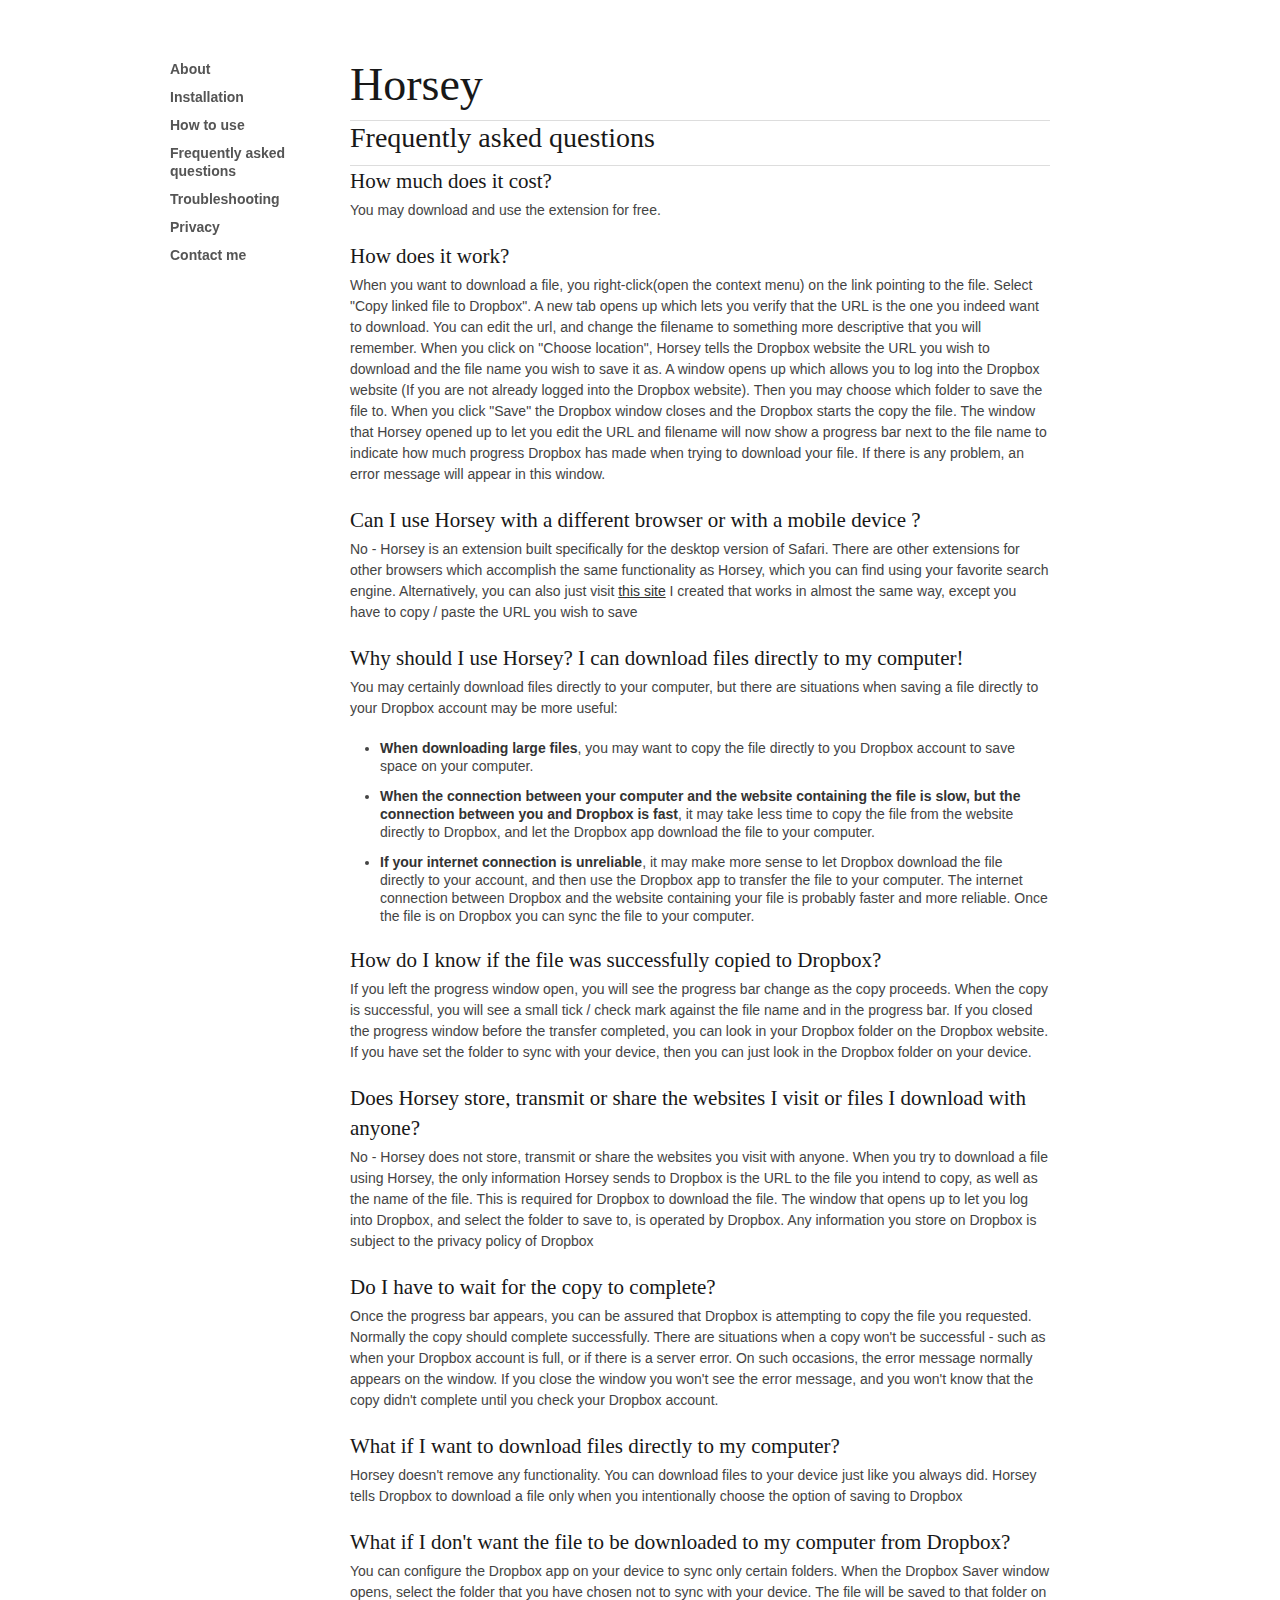
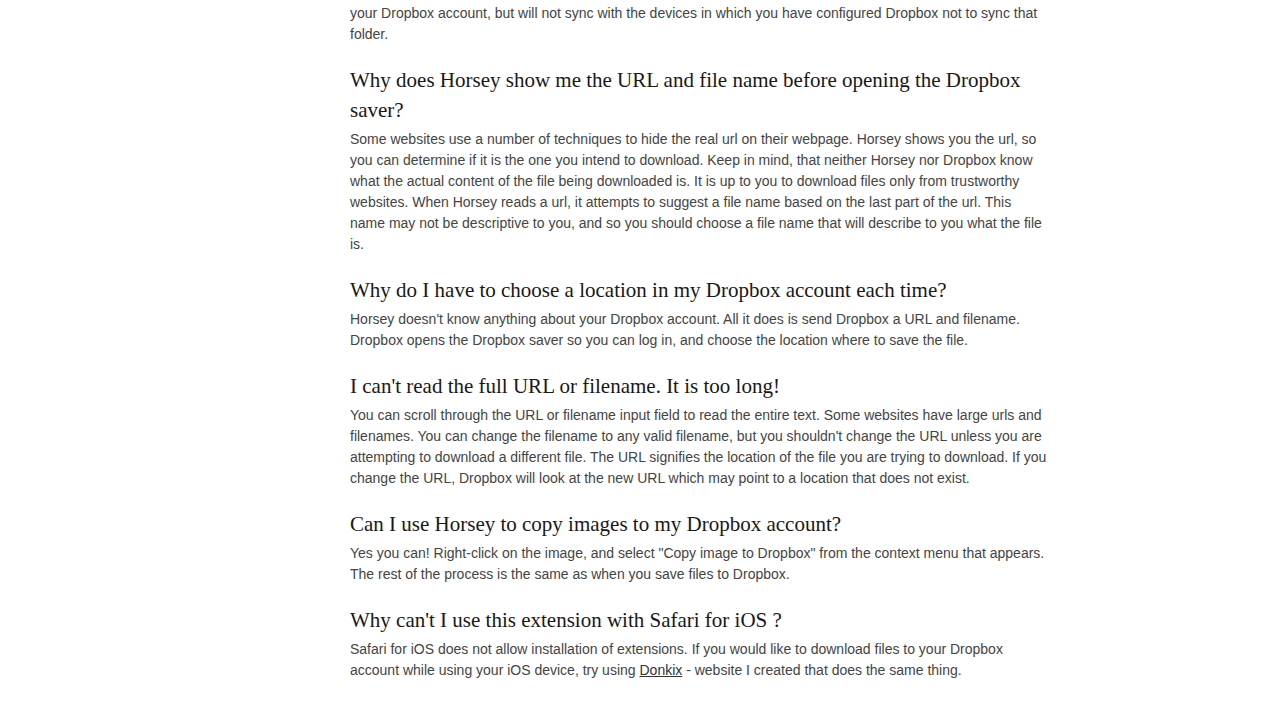
<file: horsey/faq.html>
<!DOCTYPE html>
<html>
<head>

	<!-- Basic Page Needs
  ================================================== -->
	<meta charset="utf-8">
	<title>Horsey - Frequently asked questions</title>
	<meta name="description" content="">
	<meta name="author" content="">

	<!-- Mobile Specific Metas
  ================================================== -->
	<meta name="viewport" content="width=device-width, initial-scale=1, maximum-scale=1">

	<!-- CSS
  ================================================== -->
	<link rel="stylesheet" href="../stylesheets/base.css">
	<link rel="stylesheet" href="../stylesheets/skeleton.css">
	<link rel="stylesheet" href="../stylesheets/layout.css">
	<link rel="stylesheet" href="stylesheets/horsey.css">


	<!--[if lt IE 9]>
		<script src="http://html5shim.googlecode.com/svn/trunk/html5.js"></script>
	<![endif]-->

	<!-- Favicons
	================================================== -->
	<link rel="shortcut icon" href="images/favicon.ico">
	<link rel="apple-touch-icon" href="images/apple-touch-icon.png">
	<link rel="apple-touch-icon" sizes="72x72" href="images/apple-touch-icon-72x72.png">
	<link rel="apple-touch-icon" sizes="114x114" href="images/apple-touch-icon-114x114.png">

</head>
<body>



	<!-- Primary Page Layout
	================================================== -->

	<!-- Delete everything in this .container and get started on your own site! -->

	<div class="container">
		<div class="three columns sidebar">
			<nav>
				<ul>
					<li><a href="index.html#About">About</a></li>
					<li><a href="index.html#Installation">Installation</a></li>
					<li><a href="index.html#HowToUse">How to use</a></li>
					<li><a href="faq.html#Faq">Frequently asked questions</a></li>
					<li><a href="troubleshooting.html#Troubleshooting">Troubleshooting</a></li>
					<li><a href="index.html#Privacy">Privacy</a></li>
					<li><a href="index.html#Contact%20me">Contact me</a></li>
				</ul>
			</nav>
		</div>
		<div class="twelve columns offset-by-three">
			<h1 class="remove-bottom" >Horsey</h1>
			<hr class="remove-bottom"/>
			<p class="hiddenNav">
				<a href="index.html#About">About</a> | 
				<a href="index.html#Installation">Installation</a> | 
				<a href="index.html#HowToUse">How to use</a> | 
				<a href="faq.html#Faq">Frequently asked questions</a> | 
				<a href="troubleshooting.html#Troubleshooting">Troubleshooting</a> | 
				<a href="index.html#Privacy">Privacy</a> | 
				<a href="index.html#Contact%20me">Contact me</a> | 
			</p>	
			<h3 class="remove-bottom" id="Faq">Frequently asked questions</h3>
			<hr class="remove-bottom"/>
			<h4>How much does it cost?</h4>
			<p>You may download and use the extension for free.</p>
			<h4>How does it work?</h4>
			<p>When you want to download a file, you right-click(open the context menu) on the link pointing to the file. Select "Copy linked file to Dropbox". A new tab opens up which lets you verify that the URL is the one you indeed want to download. You can edit the url, and change the filename to something more descriptive that you will remember. When you click on "Choose location", Horsey tells the Dropbox website the URL you wish to download and the file name you wish to save it as. A window opens up which allows you to log into the Dropbox website (If you are not already logged into the Dropbox website). Then you may choose which folder to save the file to. When you click "Save" the Dropbox window closes and the Dropbox starts the copy the file. The window that Horsey opened up to let you edit the URL and filename will now show a progress bar next to the file name to indicate how much progress Dropbox has made when trying to download your file. If there is any problem, an error message will appear in this window.</p>
			<h4>Can I use Horsey with a different browser or with a mobile device ?</h4>
			<p>No - Horsey is an extension built specifically for the desktop version of Safari. There are other extensions for other browsers which accomplish the same functionality as Horsey, which you can find using your favorite search engine. Alternatively, you can also just visit <a href="http://donkix.com">this site</a> I created that works in almost the same way, except you have to copy / paste the URL you wish to save</p>
			<h4>Why should I use Horsey? I can download files directly to my computer!</h4>
			<p>You may certainly download files directly to your computer, but there are situations when saving a file directly to your Dropbox account may be more useful:
				<ul class="disc">
					<li><strong>When downloading large files</strong>, you may want to copy the file directly to you Dropbox account to save space on your computer.</li>
					<li><strong>When the connection between your computer and the website containing the file is slow, but the connection between you and Dropbox is fast</strong>, it may take less time to copy the file from the website directly to Dropbox, and let the Dropbox app download the file to your computer.</li>
					<li><strong>If your internet connection is unreliable</strong>, it may make more sense to let Dropbox download the file directly to your account, and then use the Dropbox app to transfer the file to your computer. The internet connection between Dropbox and the website containing your file is probably faster and more reliable. Once the file is on Dropbox you can sync the file to your computer.</li>
				</ul>
			</p>
			<h4>How do I know if the file was successfully copied to Dropbox?</h4>
			<p>If you left the progress window open, you will see the progress bar change as the copy proceeds. When the copy is successful, you will see a small tick / check mark against the file name and in the progress bar. If you closed the progress window before the transfer completed, you can look in your Dropbox folder on the Dropbox website. If you have set the folder to sync with your device, then you can just look in the Dropbox folder on your device.</p>
			<h4>Does Horsey store, transmit or share the websites I visit or files I download with anyone?</h4>
			<p>No - Horsey does not store, transmit or share the websites you visit with anyone. When you try to download a file using Horsey, the only information Horsey sends to Dropbox is the URL to the file you intend to copy, as well as the name of the file. This is required for Dropbox to download the file. The window that opens up to let you log into Dropbox, and select the folder to save to, is operated by Dropbox. Any information you store on Dropbox is subject to the privacy policy of Dropbox</p>
			<h4>Do I have to wait for the copy to complete?</h4>
			<p>Once the progress bar appears, you can be assured that Dropbox is attempting to copy the file you requested. Normally the copy should complete successfully. There are situations when a copy won't be successful - such as when your Dropbox account is full, or if there is a server error. On such occasions, the error message normally appears on the window. If you close the window you won't see the error message, and you won't know that the copy didn't complete until you check your Dropbox account.</p>
			<h4>What if I want to download files directly to my computer?</h4>
			<p>Horsey doesn't remove any functionality. You can download files to your device just like you always did. Horsey tells Dropbox to download a file only when you intentionally choose the option of saving to Dropbox</p>
			<h4>What if I don't want the file to be downloaded to my computer from Dropbox?</h4>
			<p>You can configure the Dropbox app on your device to sync only certain folders. When the Dropbox Saver window opens, select the folder that you have chosen not to sync with your device. The file will be saved to that folder on your Dropbox account, but will not sync with the devices in which you have configured Dropbox not to sync that folder.</p>
			<h4>Why does Horsey show me the URL and file name before opening the Dropbox saver?</h4>
			<p>Some websites use a number of techniques to hide the real url on their webpage. Horsey shows you the url, so you can determine if it is the one you intend to download. Keep in mind, that neither Horsey nor Dropbox know what the actual content of the file being downloaded is. It is up to you to download files only from trustworthy websites. When Horsey reads a url, it attempts to suggest a file name based on the last part of the url. This name may not be descriptive to you, and so you should choose a file name that will describe to you what the file is.</p>
			<h4>Why do I have to choose a location in my Dropbox account each time?</h4>
			<p>Horsey doesn't know anything about your Dropbox account. All it does is send Dropbox a URL and filename. Dropbox opens the Dropbox saver so you can log in, and choose the location where to save the file.</p>
			<h4>I can't read the full URL or filename. It is too long!</h4>
			<p>You can scroll through the URL or filename input field to read the entire text. Some websites have large urls and filenames. You can change the filename to any valid filename, but you shouldn't change the URL unless you are attempting to download a different file. The URL signifies the location of the file you are trying to download. If you change the URL, Dropbox will look at the new URL which may point to a location that does not exist.</p>
			<h4>Can I use Horsey to copy images to my Dropbox account?</h4>
			<p>Yes you can! Right-click on the image, and select "Copy image to Dropbox" from the context menu that appears. The rest of the process is the same as when you save files to Dropbox.</p>
			<h4>Why can't I use this extension with Safari for iOS ?</h4>
			<p>Safari for iOS does not allow installation of extensions. If you would like to download files to your Dropbox account while using your iOS device, try using <a href="../">Donkix</a> - website I created that does the same thing.</p>
			</div>
	</div><!-- container -->


<!-- End Document
================================================== -->
</body>
</html>
</file>
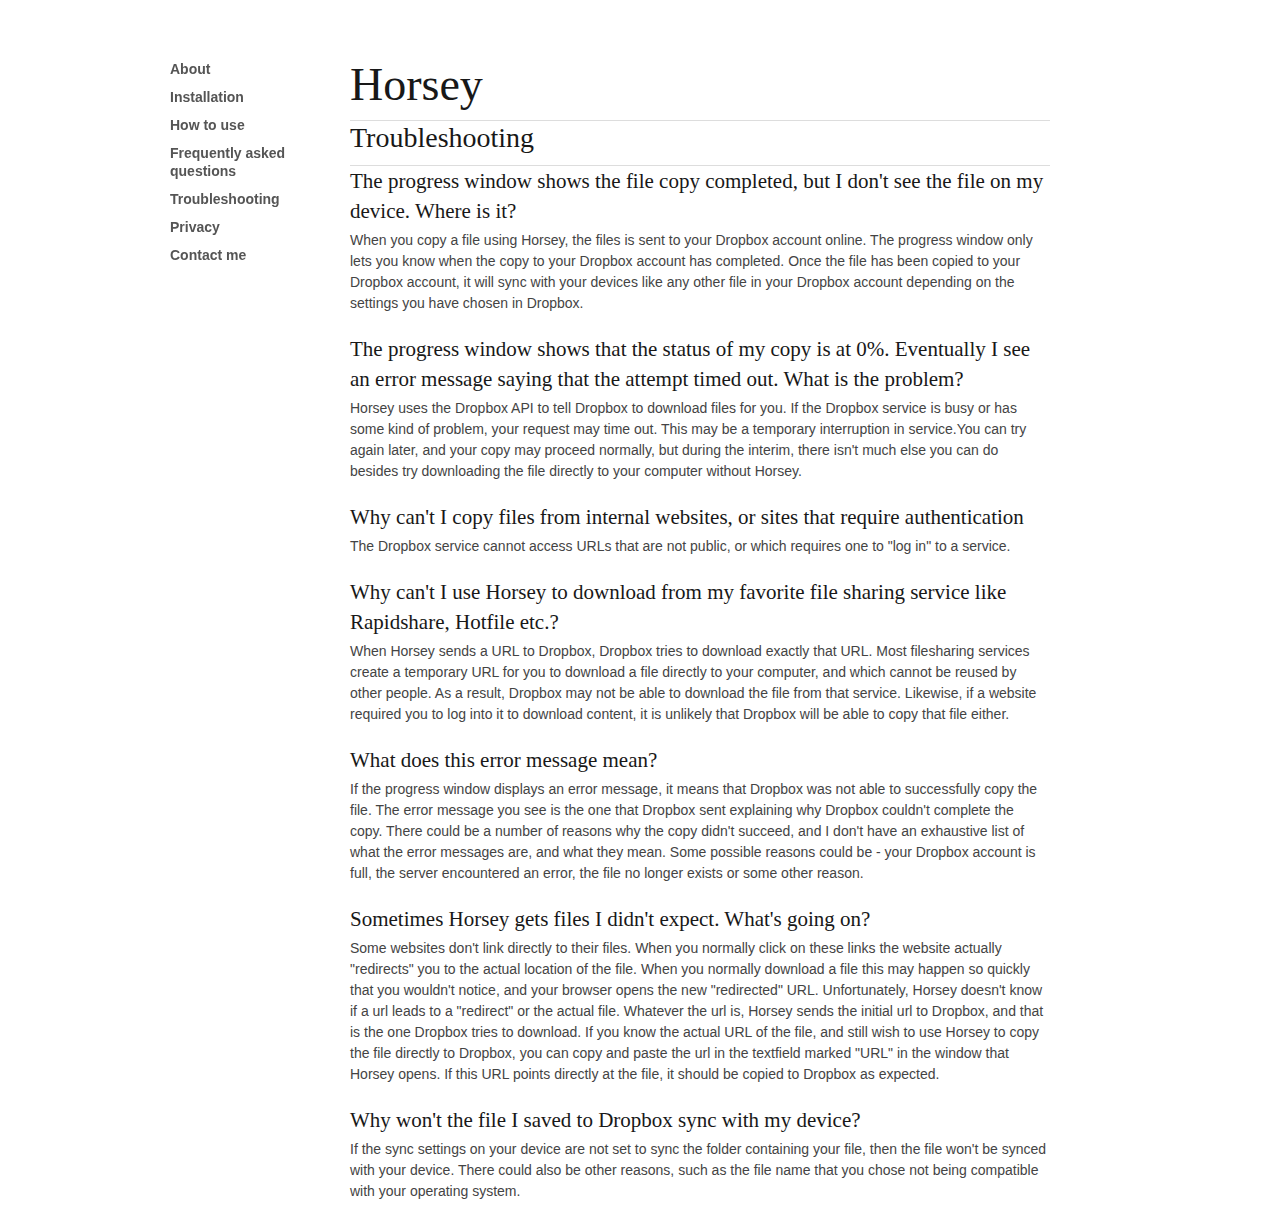
<file: horsey/troubleshooting.html>
<!DOCTYPE html>
<html>
<head>

	<!-- Basic Page Needs
  ================================================== -->
	<meta charset="utf-8">
	<title>Horsey</title>
	<meta name="description" content="">
	<meta name="author" content="">

	<!-- Mobile Specific Metas
  ================================================== -->
	<meta name="viewport" content="width=device-width, initial-scale=1, maximum-scale=1">

	<!-- CSS
  ================================================== -->
	<link rel="stylesheet" href="../stylesheets/base.css">
	<link rel="stylesheet" href="../stylesheets/skeleton.css">
	<link rel="stylesheet" href="../stylesheets/layout.css">
	<link rel="stylesheet" href="stylesheets/horsey.css">


	<!--[if lt IE 9]>
		<script src="http://html5shim.googlecode.com/svn/trunk/html5.js"></script>
	<![endif]-->

	<!-- Favicons
	================================================== -->
	<link rel="shortcut icon" href="images/favicon.ico">
	<link rel="apple-touch-icon" href="images/apple-touch-icon.png">
	<link rel="apple-touch-icon" sizes="72x72" href="images/apple-touch-icon-72x72.png">
	<link rel="apple-touch-icon" sizes="114x114" href="images/apple-touch-icon-114x114.png">

</head>
<body>



	<!-- Primary Page Layout
	================================================== -->

	<!-- Delete everything in this .container and get started on your own site! -->

	<div class="container">
		<div class="three columns sidebar">
			<nav>
				<ul>
					<li><a href="index.html#About">About</a></li>
					<li><a href="index.html#Installation">Installation</a></li>
					<li><a href="index.html#HowToUse">How to use</a></li>
					<li><a href="faq.html#Faq">Frequently asked questions</a></li>
					<li><a href="troubleshooting.html#Troubleshooting">Troubleshooting</a></li>
					<li><a href="index.html#Privacy">Privacy</a></li>
					<li><a href="index.html#Contact%20me">Contact me</a></li>
				</ul>
			</nav>
		</div>
		<div class="twelve columns offset-by-three">
			<h1 class="remove-bottom" >Horsey</h1>
			<hr class="remove-bottom"/>
			<p class="hiddenNav">
				<a href="index.html#About">About</a> | 
				<a href="index.html#Installation">Installation</a> | 
				<a href="index.html#HowToUse">How to use</a> | 
				<a href="faq.html#Faq">Frequently asked questions</a> | 
				<a href="troubleshooting.html#Troubleshooting">Troubleshooting</a> | 
				<a href="index.html#Privacy">Privacy</a> | 
				<a href="index.html#Contact%20me">Contact me</a> | 
			</p>
			<h3 class="remove-bottom" id="Troubleshooting">Troubleshooting</h3>
			<hr class="remove-bottom"/>
			<h4>The progress window shows the file copy completed, but I don't see the file on my device. Where is it?</h4>
			<p>When you copy a file using Horsey, the files is sent to your Dropbox account online. The progress window only lets you know when the copy to your Dropbox account has completed. Once the file has been copied to your Dropbox account, it will sync with your devices like any other file in your Dropbox account depending on the settings you have chosen in Dropbox.</p>
			<h4>The progress window shows that the status of my copy is at 0%. Eventually I see an error message saying that the attempt timed out. What is the problem?</h4>
			<p>Horsey uses the Dropbox API to tell Dropbox to download files for you. If the Dropbox service is busy or has some kind of problem, your request may time out. This may be a temporary interruption in service.You can try again later, and your copy may proceed normally, but during the interim, there isn't much else you can do besides try downloading the file directly to your computer without Horsey.</p>
			<h4>Why can't I copy files from internal websites, or sites that require authentication</h4>
			<p>The Dropbox service cannot access URLs that are not public, or which requires one to "log in" to a service.</p>
			<h4>Why can't I use Horsey to download from my favorite file sharing service like Rapidshare, Hotfile etc.?</h4>
			<p>When Horsey sends a URL to Dropbox, Dropbox tries to download exactly that URL. Most filesharing services create a temporary URL for you to download a file directly to your computer, and which cannot be reused by other people. As a result, Dropbox may not be able to download the file from that service. Likewise, if a website required you to log into it to download content, it is unlikely that Dropbox will be able to copy that file either.</p>
			<h4>What does this error message mean?</h4>
			<p>If the progress window displays an error message, it means that Dropbox was not able to successfully copy the file. The error message you see is the one that Dropbox sent explaining why Dropbox couldn't complete the copy. There could be a number of reasons why the copy didn't succeed, and I don't have an exhaustive list of what the error messages are, and what they mean. Some possible reasons could be - your Dropbox account is full, the server encountered an error, the file no longer exists or some other reason.</p>
			<h4>Sometimes Horsey gets files I didn't expect. What's going on?</h4>
			<p>Some websites don't link directly to their files. When you normally click on these links the website actually "redirects" you to the actual location of the file. When you normally download a file this may happen so quickly that you wouldn't notice, and your browser opens the new "redirected" URL. Unfortunately, Horsey doesn't know if a url leads to a "redirect" or the actual file. Whatever the url is, Horsey sends the initial url to Dropbox, and that is the one Dropbox tries to download. If you know the actual URL of the file, and still wish to use Horsey to copy the file directly to Dropbox, you can copy and paste the url in the textfield marked "URL" in the window that Horsey opens. If this URL points directly at the file, it should be copied to Dropbox as expected. </p>
			<h4>Why won't the file I saved to Dropbox sync with my device?</h4>
			<p>If the sync settings on your device are not set to sync the folder containing your file, then the file won't be synced with your device. There could also be other reasons, such as the file name that you chose not being compatible with your operating system.</p>
		</div>
	</div><!-- container -->


<!-- End Document
================================================== -->
</body>
</html>
</file>
<file: stylesheets/base.css>
/*
* Skeleton V1.2
* Copyright 2011, Dave Gamache
* www.getskeleton.com
* Free to use under the MIT license.
* http://www.opensource.org/licenses/mit-license.php
* 6/20/2012
*/


/* Table of Content
==================================================
	#Reset & Basics
	#Basic Styles
	#Site Styles
	#Typography
	#Links
	#Lists
	#Images
	#Buttons
	#Forms
	#Misc */


/* #Reset & Basics (Inspired by E. Meyers)
================================================== */
	html, body, div, span, applet, object, iframe, h1, h2, h3, h4, h5, h6, p, blockquote, pre, a, abbr, acronym, address, big, cite, code, del, dfn, em, img, ins, kbd, q, s, samp, small, strike, strong, sub, sup, tt, var, b, u, i, center, dl, dt, dd, ol, ul, li, fieldset, form, label, legend, table, caption, tbody, tfoot, thead, tr, th, td, article, aside, canvas, details, embed, figure, figcaption, footer, header, hgroup, menu, nav, output, ruby, section, summary, time, mark, audio, video {
		margin: 0;
		padding: 0;
		border: 0;
		font-size: 100%;
		font: inherit;
		vertical-align: baseline; }
	article, aside, details, figcaption, figure, footer, header, hgroup, menu, nav, section {
		display: block; }
	body {
		line-height: 1; }
	ol, ul {
		list-style: none; }
	blockquote, q {
		quotes: none; }
	blockquote:before, blockquote:after,
	q:before, q:after {
		content: '';
		content: none; }
	table {
		border-collapse: collapse;
		border-spacing: 0; }


/* #Basic Styles
================================================== */
	body {
		background: #fff;
		font: 14px/21px "HelveticaNeue", "Helvetica Neue", Helvetica, Arial, sans-serif;
		color: #444;
		-webkit-font-smoothing: antialiased; /* Fix for webkit rendering */
		-webkit-text-size-adjust: 100%;
 }


/* #Typography
================================================== */
	h1, h2, h3, h4, h5, h6 {
		color: #181818;
		font-family: "Georgia", "Times New Roman", serif;
		font-weight: normal; }
	h1 a, h2 a, h3 a, h4 a, h5 a, h6 a { font-weight: inherit; }
	h1 { font-size: 46px; line-height: 50px; margin-bottom: 14px;}
	h2 { font-size: 35px; line-height: 40px; margin-bottom: 10px; }
	h3 { font-size: 28px; line-height: 34px; margin-bottom: 8px; }
	h4 { font-size: 21px; line-height: 30px; margin-bottom: 4px; }
	h5 { font-size: 17px; line-height: 24px; }
	h6 { font-size: 14px; line-height: 21px; }
	.subheader { color: #777; }

	p { margin: 0 0 20px 0; }
	p img { margin: 0; }
	p.lead { font-size: 21px; line-height: 27px; color: #777;  }

	em { font-style: italic; }
	strong { font-weight: bold; color: #333; }
	small { font-size: 80%; }

/*	Blockquotes  */
	blockquote, blockquote p { font-size: 17px; line-height: 24px; color: #777; font-style: italic; }
	blockquote { margin: 0 0 20px; padding: 9px 20px 0 19px; border-left: 1px solid #ddd; }
	blockquote cite { display: block; font-size: 12px; color: #555; }
	blockquote cite:before { content: "\2014 \0020"; }
	blockquote cite a, blockquote cite a:visited, blockquote cite a:visited { color: #555; }

	hr { border: solid #ddd; border-width: 1px 0 0; clear: both; margin: 10px 0 30px; height: 0; }


/* #Links
================================================== */
	a, a:visited { color: #333; text-decoration: underline; outline: 0; }
	a:hover, a:focus { color: #000; }
	p a, p a:visited { line-height: inherit; }


/* #Lists
================================================== */
	ul, ol { margin-bottom: 20px; }
	ul { list-style: none outside; }
	ol { list-style: decimal; }
	ol, ul.square, ul.circle, ul.disc { margin-left: 30px; }
	ul.square { list-style: square outside; }
	ul.circle { list-style: circle outside; }
	ul.disc { list-style: disc outside; }
	ul ul, ul ol,
	ol ol, ol ul { margin: 4px 0 5px 30px; font-size: 90%;  }
	ul ul li, ul ol li,
	ol ol li, ol ul li { margin-bottom: 6px; }
	li { line-height: 18px; margin-bottom: 12px; }
	ul.large li { line-height: 21px; }
	li p { line-height: 21px; }

/* #Images
================================================== */

	img.scale-with-grid {
		max-width: 100%;
		height: auto; }


/* #Buttons
================================================== */

	.button,
	button,
	input[type="submit"],
	input[type="reset"],
	input[type="button"] {
		background: #eee; /* Old browsers */
		background: #eee -moz-linear-gradient(top, rgba(255,255,255,.2) 0%, rgba(0,0,0,.2) 100%); /* FF3.6+ */
		background: #eee -webkit-gradient(linear, left top, left bottom, color-stop(0%,rgba(255,255,255,.2)), color-stop(100%,rgba(0,0,0,.2))); /* Chrome,Safari4+ */
		background: #eee -webkit-linear-gradient(top, rgba(255,255,255,.2) 0%,rgba(0,0,0,.2) 100%); /* Chrome10+,Safari5.1+ */
		background: #eee -o-linear-gradient(top, rgba(255,255,255,.2) 0%,rgba(0,0,0,.2) 100%); /* Opera11.10+ */
		background: #eee -ms-linear-gradient(top, rgba(255,255,255,.2) 0%,rgba(0,0,0,.2) 100%); /* IE10+ */
		background: #eee linear-gradient(top, rgba(255,255,255,.2) 0%,rgba(0,0,0,.2) 100%); /* W3C */
	  border: 1px solid #aaa;
	  border-top: 1px solid #ccc;
	  border-left: 1px solid #ccc;
	  -moz-border-radius: 3px;
	  -webkit-border-radius: 3px;
	  border-radius: 3px;
	  color: #444;
	  display: inline-block;
	  font-size: 11px;
	  font-weight: bold;
	  text-decoration: none;
	  text-shadow: 0 1px rgba(255, 255, 255, .75);
	  cursor: pointer;
	  margin-bottom: 20px;
	  line-height: normal;
	  padding: 8px 10px;
	  font-family: "HelveticaNeue", "Helvetica Neue", Helvetica, Arial, sans-serif; }

	.button:hover,
	button:hover,
	input[type="submit"]:hover,
	input[type="reset"]:hover,
	input[type="button"]:hover {
		color: #222;
		background: #ddd; /* Old browsers */
		background: #ddd -moz-linear-gradient(top, rgba(255,255,255,.3) 0%, rgba(0,0,0,.3) 100%); /* FF3.6+ */
		background: #ddd -webkit-gradient(linear, left top, left bottom, color-stop(0%,rgba(255,255,255,.3)), color-stop(100%,rgba(0,0,0,.3))); /* Chrome,Safari4+ */
		background: #ddd -webkit-linear-gradient(top, rgba(255,255,255,.3) 0%,rgba(0,0,0,.3) 100%); /* Chrome10+,Safari5.1+ */
		background: #ddd -o-linear-gradient(top, rgba(255,255,255,.3) 0%,rgba(0,0,0,.3) 100%); /* Opera11.10+ */
		background: #ddd -ms-linear-gradient(top, rgba(255,255,255,.3) 0%,rgba(0,0,0,.3) 100%); /* IE10+ */
		background: #ddd linear-gradient(top, rgba(255,255,255,.3) 0%,rgba(0,0,0,.3) 100%); /* W3C */
	  border: 1px solid #888;
	  border-top: 1px solid #aaa;
	  border-left: 1px solid #aaa; }

	.button:active,
	button:active,
	input[type="submit"]:active,
	input[type="reset"]:active,
	input[type="button"]:active {
		border: 1px solid #666;
		background: #ccc; /* Old browsers */
		background: #ccc -moz-linear-gradient(top, rgba(255,255,255,.35) 0%, rgba(10,10,10,.4) 100%); /* FF3.6+ */
		background: #ccc -webkit-gradient(linear, left top, left bottom, color-stop(0%,rgba(255,255,255,.35)), color-stop(100%,rgba(10,10,10,.4))); /* Chrome,Safari4+ */
		background: #ccc -webkit-linear-gradient(top, rgba(255,255,255,.35) 0%,rgba(10,10,10,.4) 100%); /* Chrome10+,Safari5.1+ */
		background: #ccc -o-linear-gradient(top, rgba(255,255,255,.35) 0%,rgba(10,10,10,.4) 100%); /* Opera11.10+ */
		background: #ccc -ms-linear-gradient(top, rgba(255,255,255,.35) 0%,rgba(10,10,10,.4) 100%); /* IE10+ */
		background: #ccc linear-gradient(top, rgba(255,255,255,.35) 0%,rgba(10,10,10,.4) 100%); /* W3C */ }

	.button.full-width,
	button.full-width,
	input[type="submit"].full-width,
	input[type="reset"].full-width,
	input[type="button"].full-width {
		width: 100%;
		padding-left: 0 !important;
		padding-right: 0 !important;
		text-align: center; }

	/* Fix for odd Mozilla border & padding issues */
	button::-moz-focus-inner,
	input::-moz-focus-inner {
    border: 0;
    padding: 0;
	}


/* #Forms
================================================== */

	form {
		margin-bottom: 20px; }
	fieldset {
		margin-bottom: 20px; }
	input[type="text"],
	input[type="password"],
	input[type="email"],
	textarea,
	select {
		border: 1px solid #ccc;
		padding: 6px 4px;
		outline: none;
		-moz-border-radius: 2px;
		-webkit-border-radius: 2px;
		border-radius: 2px;
		font: 13px "HelveticaNeue", "Helvetica Neue", Helvetica, Arial, sans-serif;
		color: #777;
		margin: 0;
		width: 210px;
		max-width: 100%;
		display: block;
		margin-bottom: 20px;
		background: #fff; }
	select {
		padding: 0; }
	input[type="text"]:focus,
	input[type="password"]:focus,
	input[type="email"]:focus,
	textarea:focus {
		border: 1px solid #aaa;
 		color: #444;
 		-moz-box-shadow: 0 0 3px rgba(0,0,0,.2);
		-webkit-box-shadow: 0 0 3px rgba(0,0,0,.2);
		box-shadow:  0 0 3px rgba(0,0,0,.2); }
	textarea {
		min-height: 60px; }
	label,
	legend {
		display: block;
		font-weight: bold;
		font-size: 13px;  }
	select {
		width: 220px; }
	input[type="checkbox"] {
		display: inline; }
	label span,
	legend span {
		font-weight: normal;
		font-size: 13px;
		color: #444; }

/* #Misc
================================================== */
	.remove-bottom { margin-bottom: 0 !important; }
	.half-bottom { margin-bottom: 10px !important; }
	.add-bottom { margin-bottom: 20px !important; }
</file>
<file: stylesheets/skeleton.css>
/*
* Skeleton V1.2
* Copyright 2011, Dave Gamache
* www.getskeleton.com
* Free to use under the MIT license.
* http://www.opensource.org/licenses/mit-license.php
* 6/20/2012
*/


/* Table of Contents
==================================================
    #Base 960 Grid
    #Tablet (Portrait)
    #Mobile (Portrait)
    #Mobile (Landscape)
    #Clearing */



/* #Base 960 Grid
================================================== */

    .container                                  { position: relative; width: 960px; margin: 0 auto; padding: 0; }
    .container .column,
    .container .columns                         { float: left; display: inline; margin-left: 10px; margin-right: 10px; }
    .row                                        { margin-bottom: 20px; }

    /* Nested Column Classes */
    .column.alpha, .columns.alpha               { margin-left: 0; }
    .column.omega, .columns.omega               { margin-right: 0; }

    /* Base Grid */
    .container .one.column,
    .container .one.columns                     { width: 40px;  }
    .container .two.columns                     { width: 100px; }
    .container .three.columns                   { width: 160px; }
    .container .four.columns                    { width: 220px; }
    .container .five.columns                    { width: 280px; }
    .container .six.columns                     { width: 340px; }
    .container .seven.columns                   { width: 400px; }
    .container .eight.columns                   { width: 460px; }
    .container .nine.columns                    { width: 520px; }
    .container .ten.columns                     { width: 580px; }
    .container .eleven.columns                  { width: 640px; }
    .container .twelve.columns                  { width: 700px; }
    .container .thirteen.columns                { width: 760px; }
    .container .fourteen.columns                { width: 820px; }
    .container .fifteen.columns                 { width: 880px; }
    .container .sixteen.columns                 { width: 940px; }

    .container .one-third.column                { width: 300px; }
    .container .two-thirds.column               { width: 620px; }

    /* Offsets */
    .container .offset-by-one                   { padding-left: 60px;  }
    .container .offset-by-two                   { padding-left: 120px; }
    .container .offset-by-three                 { padding-left: 180px; }
    .container .offset-by-four                  { padding-left: 240px; }
    .container .offset-by-five                  { padding-left: 300px; }
    .container .offset-by-six                   { padding-left: 360px; }
    .container .offset-by-seven                 { padding-left: 420px; }
    .container .offset-by-eight                 { padding-left: 480px; }
    .container .offset-by-nine                  { padding-left: 540px; }
    .container .offset-by-ten                   { padding-left: 600px; }
    .container .offset-by-eleven                { padding-left: 660px; }
    .container .offset-by-twelve                { padding-left: 720px; }
    .container .offset-by-thirteen              { padding-left: 780px; }
    .container .offset-by-fourteen              { padding-left: 840px; }
    .container .offset-by-fifteen               { padding-left: 900px; }



/* #Tablet (Portrait)
================================================== */

    /* Note: Design for a width of 768px */

    @media only screen and (min-width: 768px) and (max-width: 959px) {
        .container                                  { width: 768px; }
        .container .column,
        .container .columns                         { margin-left: 10px; margin-right: 10px;  }
        .column.alpha, .columns.alpha               { margin-left: 0; margin-right: 10px; }
        .column.omega, .columns.omega               { margin-right: 0; margin-left: 10px; }
        .alpha.omega                                { margin-left: 0; margin-right: 0; }

        .container .one.column,
        .container .one.columns                     { width: 28px; }
        .container .two.columns                     { width: 76px; }
        .container .three.columns                   { width: 124px; }
        .container .four.columns                    { width: 172px; }
        .container .five.columns                    { width: 220px; }
        .container .six.columns                     { width: 268px; }
        .container .seven.columns                   { width: 316px; }
        .container .eight.columns                   { width: 364px; }
        .container .nine.columns                    { width: 412px; }
        .container .ten.columns                     { width: 460px; }
        .container .eleven.columns                  { width: 508px; }
        .container .twelve.columns                  { width: 556px; }
        .container .thirteen.columns                { width: 604px; }
        .container .fourteen.columns                { width: 652px; }
        .container .fifteen.columns                 { width: 700px; }
        .container .sixteen.columns                 { width: 748px; }

        .container .one-third.column                { width: 236px; }
        .container .two-thirds.column               { width: 492px; }

        /* Offsets */
        .container .offset-by-one                   { padding-left: 48px; }
        .container .offset-by-two                   { padding-left: 96px; }
        .container .offset-by-three                 { padding-left: 144px; }
        .container .offset-by-four                  { padding-left: 192px; }
        .container .offset-by-five                  { padding-left: 240px; }
        .container .offset-by-six                   { padding-left: 288px; }
        .container .offset-by-seven                 { padding-left: 336px; }
        .container .offset-by-eight                 { padding-left: 384px; }
        .container .offset-by-nine                  { padding-left: 432px; }
        .container .offset-by-ten                   { padding-left: 480px; }
        .container .offset-by-eleven                { padding-left: 528px; }
        .container .offset-by-twelve                { padding-left: 576px; }
        .container .offset-by-thirteen              { padding-left: 624px; }
        .container .offset-by-fourteen              { padding-left: 672px; }
        .container .offset-by-fifteen               { padding-left: 720px; }
    }


/*  #Mobile (Portrait)
================================================== */

    /* Note: Design for a width of 320px */

    @media only screen and (max-width: 767px) {
        .container { width: 300px; }
        .container .columns,
        .container .column { margin: 0; }

        .container .one.column,
        .container .one.columns,
        .container .two.columns,
        .container .three.columns,
        .container .four.columns,
        .container .five.columns,
        .container .six.columns,
        .container .seven.columns,
        .container .eight.columns,
        .container .nine.columns,
        .container .ten.columns,
        .container .eleven.columns,
        .container .twelve.columns,
        .container .thirteen.columns,
        .container .fourteen.columns,
        .container .fifteen.columns,
        .container .sixteen.columns,
        .container .one-third.column,
        .container .two-thirds.column  { width: 300px; }

        /* Offsets */
        .container .offset-by-one,
        .container .offset-by-two,
        .container .offset-by-three,
        .container .offset-by-four,
        .container .offset-by-five,
        .container .offset-by-six,
        .container .offset-by-seven,
        .container .offset-by-eight,
        .container .offset-by-nine,
        .container .offset-by-ten,
        .container .offset-by-eleven,
        .container .offset-by-twelve,
        .container .offset-by-thirteen,
        .container .offset-by-fourteen,
        .container .offset-by-fifteen { padding-left: 0; }

    }


/* #Mobile (Landscape)
================================================== */

    /* Note: Design for a width of 480px */

    @media only screen and (min-width: 480px) and (max-width: 767px) {
        .container { width: 420px; }
        .container .columns,
        .container .column { margin: 0; }

        .container .one.column,
        .container .one.columns,
        .container .two.columns,
        .container .three.columns,
        .container .four.columns,
        .container .five.columns,
        .container .six.columns,
        .container .seven.columns,
        .container .eight.columns,
        .container .nine.columns,
        .container .ten.columns,
        .container .eleven.columns,
        .container .twelve.columns,
        .container .thirteen.columns,
        .container .fourteen.columns,
        .container .fifteen.columns,
        .container .sixteen.columns,
        .container .one-third.column,
        .container .two-thirds.column { width: 420px; }
    }


/* #Clearing
================================================== */

    /* Self Clearing Goodness */
    .container:after { content: "\0020"; display: block; height: 0; clear: both; visibility: hidden; }

    /* Use clearfix class on parent to clear nested columns,
    or wrap each row of columns in a <div class="row"> */
    .clearfix:before,
    .clearfix:after,
    .row:before,
    .row:after {
      content: '\0020';
      display: block;
      overflow: hidden;
      visibility: hidden;
      width: 0;
      height: 0; }
    .row:after,
    .clearfix:after {
      clear: both; }
    .row,
    .clearfix {
      zoom: 1; }

    /* You can also use a <br class="clear" /> to clear columns */
    .clear {
      clear: both;
      display: block;
      overflow: hidden;
      visibility: hidden;
      width: 0;
      height: 0;
    }
</file>
<file: stylesheets/layout.css>
/*
* Skeleton V1.2
* Copyright 2011, Dave Gamache
* www.getskeleton.com
* Free to use under the MIT license.
* http://www.opensource.org/licenses/mit-license.php
* 6/20/2012
*/

/* Table of Content
==================================================
	#Site Styles
	#Page Styles
	#Media Queries
	#Font-Face */

/* #Site Styles
================================================== */

/* #Page Styles
================================================== */

/* #Media Queries
================================================== */

	/* Smaller than standard 960 (devices and browsers) */
	@media only screen and (max-width: 959px) {}

	/* Tablet Portrait size to standard 960 (devices and browsers) */
	@media only screen and (min-width: 768px) and (max-width: 959px) {}

	/* All Mobile Sizes (devices and browser) */
	@media only screen and (max-width: 767px) {}

	/* Mobile Landscape Size to Tablet Portrait (devices and browsers) */
	@media only screen and (min-width: 480px) and (max-width: 767px) {}

	/* Mobile Portrait Size to Mobile Landscape Size (devices and browsers) */
	@media only screen and (max-width: 479px) {}


/* #Font-Face
================================================== */
/* 	This is the proper syntax for an @font-face file
		Just create a "fonts" folder at the root,
		copy your FontName into code below and remove
		comment brackets */

/*	@font-face {
	    font-family: 'FontName';
	    src: url('../fonts/FontName.eot');
	    src: url('../fonts/FontName.eot?iefix') format('eot'),
	         url('../fonts/FontName.woff') format('woff'),
	         url('../fonts/FontName.ttf') format('truetype'),
	         url('../fonts/FontName.svg#webfontZam02nTh') format('svg');
	    font-weight: normal;
	    font-style: normal; }
*/
</file>
<file: stylesheets/style.css>
div.center
{
width: 520px;
margin-left: auto;
margin-right: auto;
}

body,input,button
{
font-size: 13px;
font-weight: normal;
}

div.cc
{
width:90%;
margin-left: auto;
margin-right: auto;
}

#errormessage
{
background-color: #ffB2B2;
position:absolute;
z-index:1;
text-align:center;
}

#urlerrormessage
{
background-color: #ffB2B2;
position:absolute;
z-index:1;
text-align:center;
}

td.errorId
{
background-color: #ffB2B2;
}

body
{
background-color: #fff;
min-height: 100%;
}

table
{
table-layout:fixed;
width:100%;
}

table,td,th
{
overflow:auto;
border-collapse:collapse;
text-align:center;
}

input[type=text]
{
background-color: transparent;
position:relative;
z-index:2;
width:100%;
}

#progress
{
    width:100%;
}

td.downloadStatus
{
overflow:hidden;
}

.slider
{
    width:37%;
    height:15px;
    background: #B8D5F5;
}
.percent 
{
    color: #000000;
    font-size: 15px;
    font-style: italic;
    font-weight: bold;
    position: absolute;
    left: 48%;
}
</file>
<file: horsey/stylesheets/horsey.css>
/*
* Skeleton V1.0.3
* Copyright 2011, Dave Gamache
* www.getskeleton.com
* Free to use under the MIT license.
* http://www.opensource.org/licenses/mit-license.php
* 7/17/2011
*/


/* Documentation Styles
================================================== */
	.hiddenNav
	{
		display:none;
	}

	div.container {
		padding-top: 60px; }

	/* Doc nav */
	nav {
		position: fixed;
		width: 160px; }
	#logo {
		margin-bottom: 20px;
		font-family: "Helvetica Neue", Helvetica, Arial, sans-serif;
		letter-spacing: -1px;
		font-weight: bold; }
	nav ul {
		float: left;  }
	nav ul li {
		display: block;
		margin-bottom: 10px; }
	nav ul li a,
	nav ul li a:visited,
	nav ul li a:active  {
		font-size: 14px;
		color: #555;
		text-decoration: none;
		font-weight: bold; }
	nav ul li a:hover,
	nav ul li a:focus {
		color: #222; }
	header h1 {
		font-size: 52px;
		line-height: 61px;
		letter-spacing: -1px;
		font-weight: normal;
		font-family: "Georgia", "Times New Roman", Helvetica, Arial, sans-serif; }
	hr.large {
		border: none;
		height: 8px;
		background: #ebebeb;
		margin: 50px 0; }
	div.doc-section {
		margin: 30px 0; }

	#whatAndWhy .row {
		padding: 30px 0 0; }

	#typography blockquote {
		margin-top: 20px; }

	.hidden-code a {
		font-size: 12px;
		color: #999; }
	.hidden-code>div {
		display: none; }


	/* Grid */
	#grid .column,
	#grid .columns {
		background: #ddd;
		height: 25px;
		line-height: 25px;
		margin-bottom: 10px;
		text-align: center;
		text-transform: uppercase;
		color: #555;
		font-size: 12px;
		font-weight: bold;
		-moz-border-radius: 2px;
		 -webkit-border-radius: 2px;
		 border-radius: 2px; }
	#grid .column:hover,
	#grid .columns:hover {
		background: #bbb;
		color: #333; }
	#grid .example-grid { overflow: hidden; }

	.post-button-note,
	.post-button-note a {
		font-size: 11px;
		color: #999; }

	img {
		max-width: 100%;
		height: auto; 
		}

	.gist-meta { display: none !important;}

	ul ul ul li { margin-bottom: 3px; }

	/* Mobile */
	@media only screen and (max-width: 767px) {
		header h1 { font-size: 34px; line-height: 37px; }
		nav { position: relative; }
		nav ul
		{
				display: none;
		}
		.hiddenNav
		{
		display:block;
		}
		.hiddenNav a,
		.hiddenNav a:visited,
		.hiddenNav a:active  {
		font-size: 14px;
		color: #555;
		text-decoration: none;
		font-weight: bold; }
		.hiddenNav a:hover,
		.hiddenNav a:focus {
		color: #222; }
		#logo { text-align: left; }
		#examples .four.columns {
			padding-top: 30px;
		}
	}

	/* Mobile Landscape */
	@media only screen and (min-width: 480px) and (max-width: 767px) {
		nav ul {
			display: none;
		}
		.hiddenNav
		{
			display:block;
		}
		.hiddenNav a,
		.hiddenNav a:visited,
		.hiddenNav a:active  {
		font-size: 14px;
		color: #555;
		text-decoration: none;
		font-weight: bold; }
		.hiddenNav a:hover,
		.hiddenNav a:focus {
		color: #222; }
		#logo { text-align: left; }
		#examples .four.columns {
			padding-top: 30px;
		}
	}

	/* Non 960 */
	@media only screen and (max-width: 959px) {
		#logo {
			font-size: 21px;
			margin-bottom: 15px; }
		nav .button {
			padding: 9px 20px 11px; }
	}

	/* iPad Portrait/Browser */
	@media only screen and (min-width: 768px) and (max-width: 959px) {
		nav {
			width: 124px; }
	}

	/* Mobile/Browser */
	@media only screen and (max-width: 767px) {}

	/* Mobile Landscape/Browser */
	@media only screen and (min-width: 480px) and (max-width: 767px) {}

	/* Anything smaller than standard 960 */
	@media only screen and (max-width: 959px) {}


	/* iPad Portrait Only */
	@media only screen and (min-width: 768px) and (max-width: 959px) and (max-device-width: 1000px) 
	{

	}

	/* Mobile Only */
	@media only screen and (max-width: 767px) and (max-device-width: 1000px) 
	{
	}

	/* Mobile Landscape Only */
	@media only screen and (min-width: 480px) and (max-width: 767px) and (max-device-width: 1000px) 
	{
	}

	/* Anything smaller than standard 960 on a device */
	@media only screen and (max-width: 959px) and (max-device-width: 1000px) 
	{
	}
</file>
